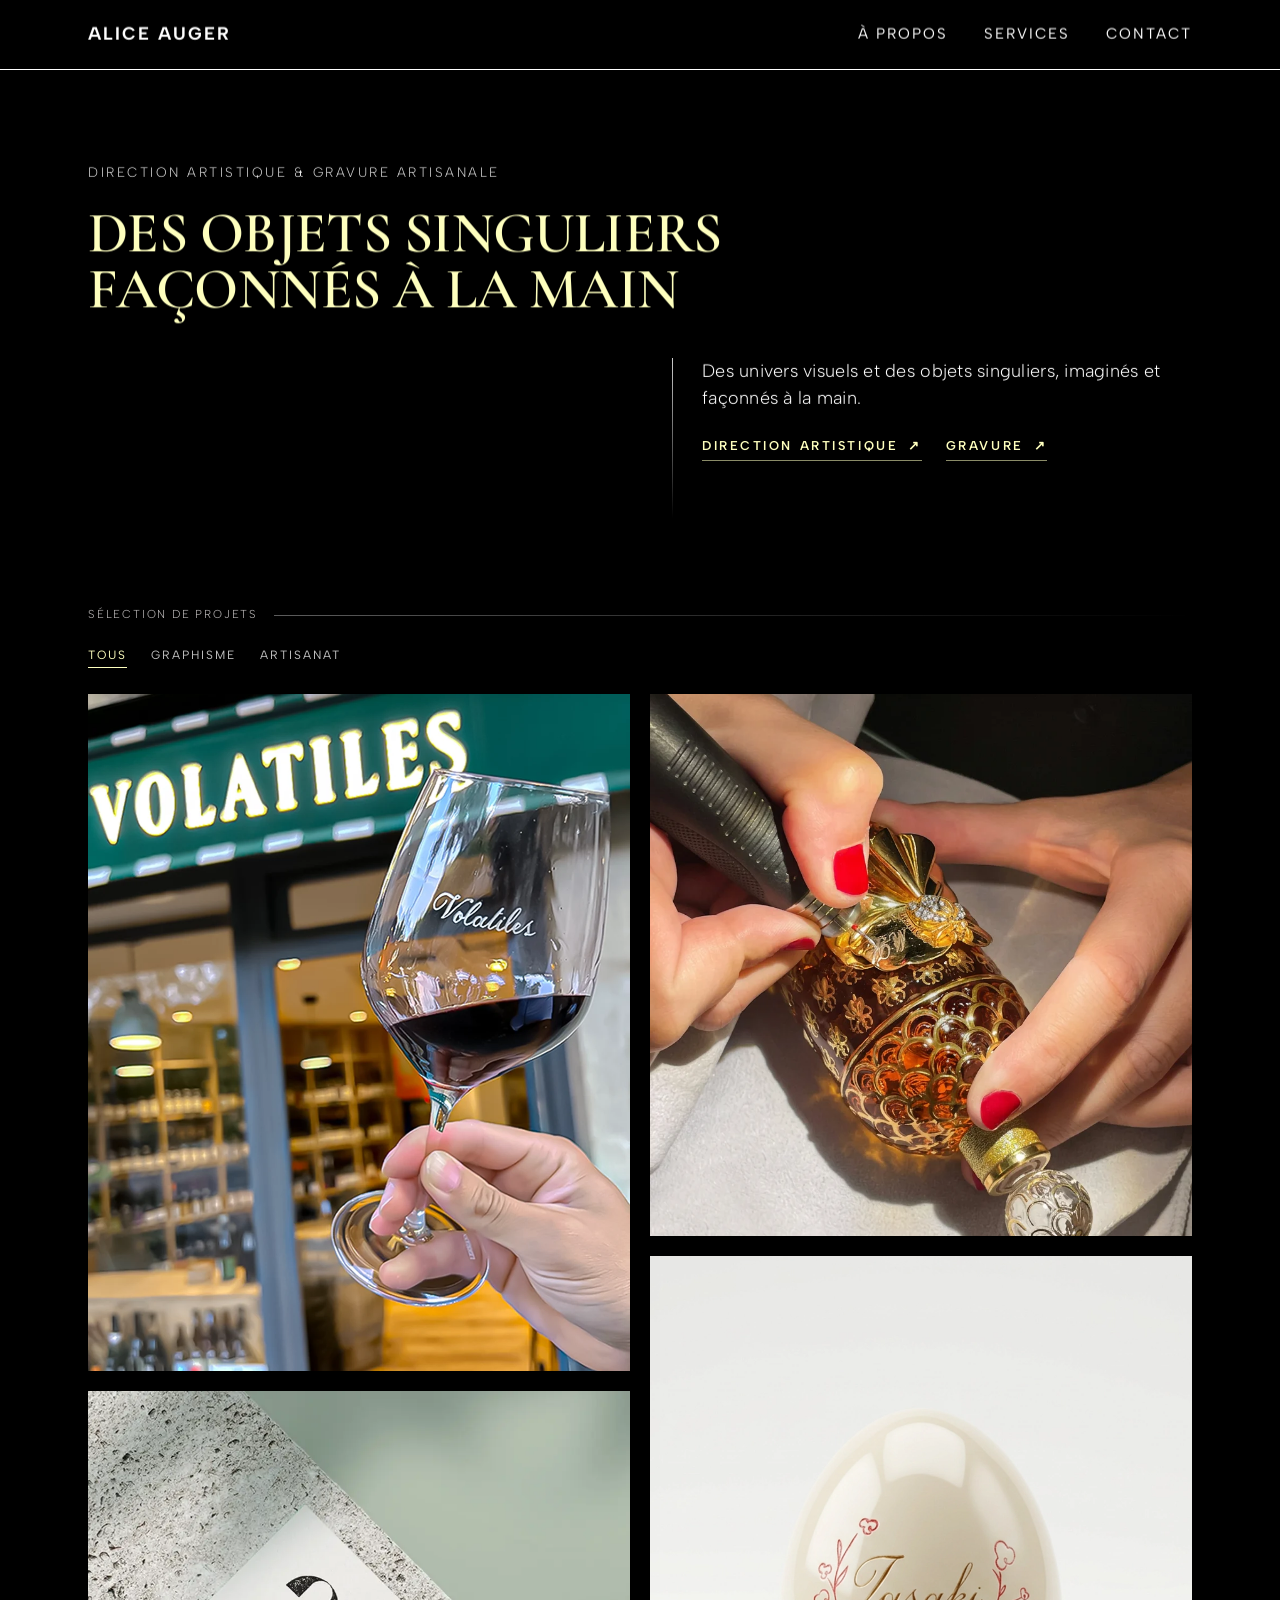
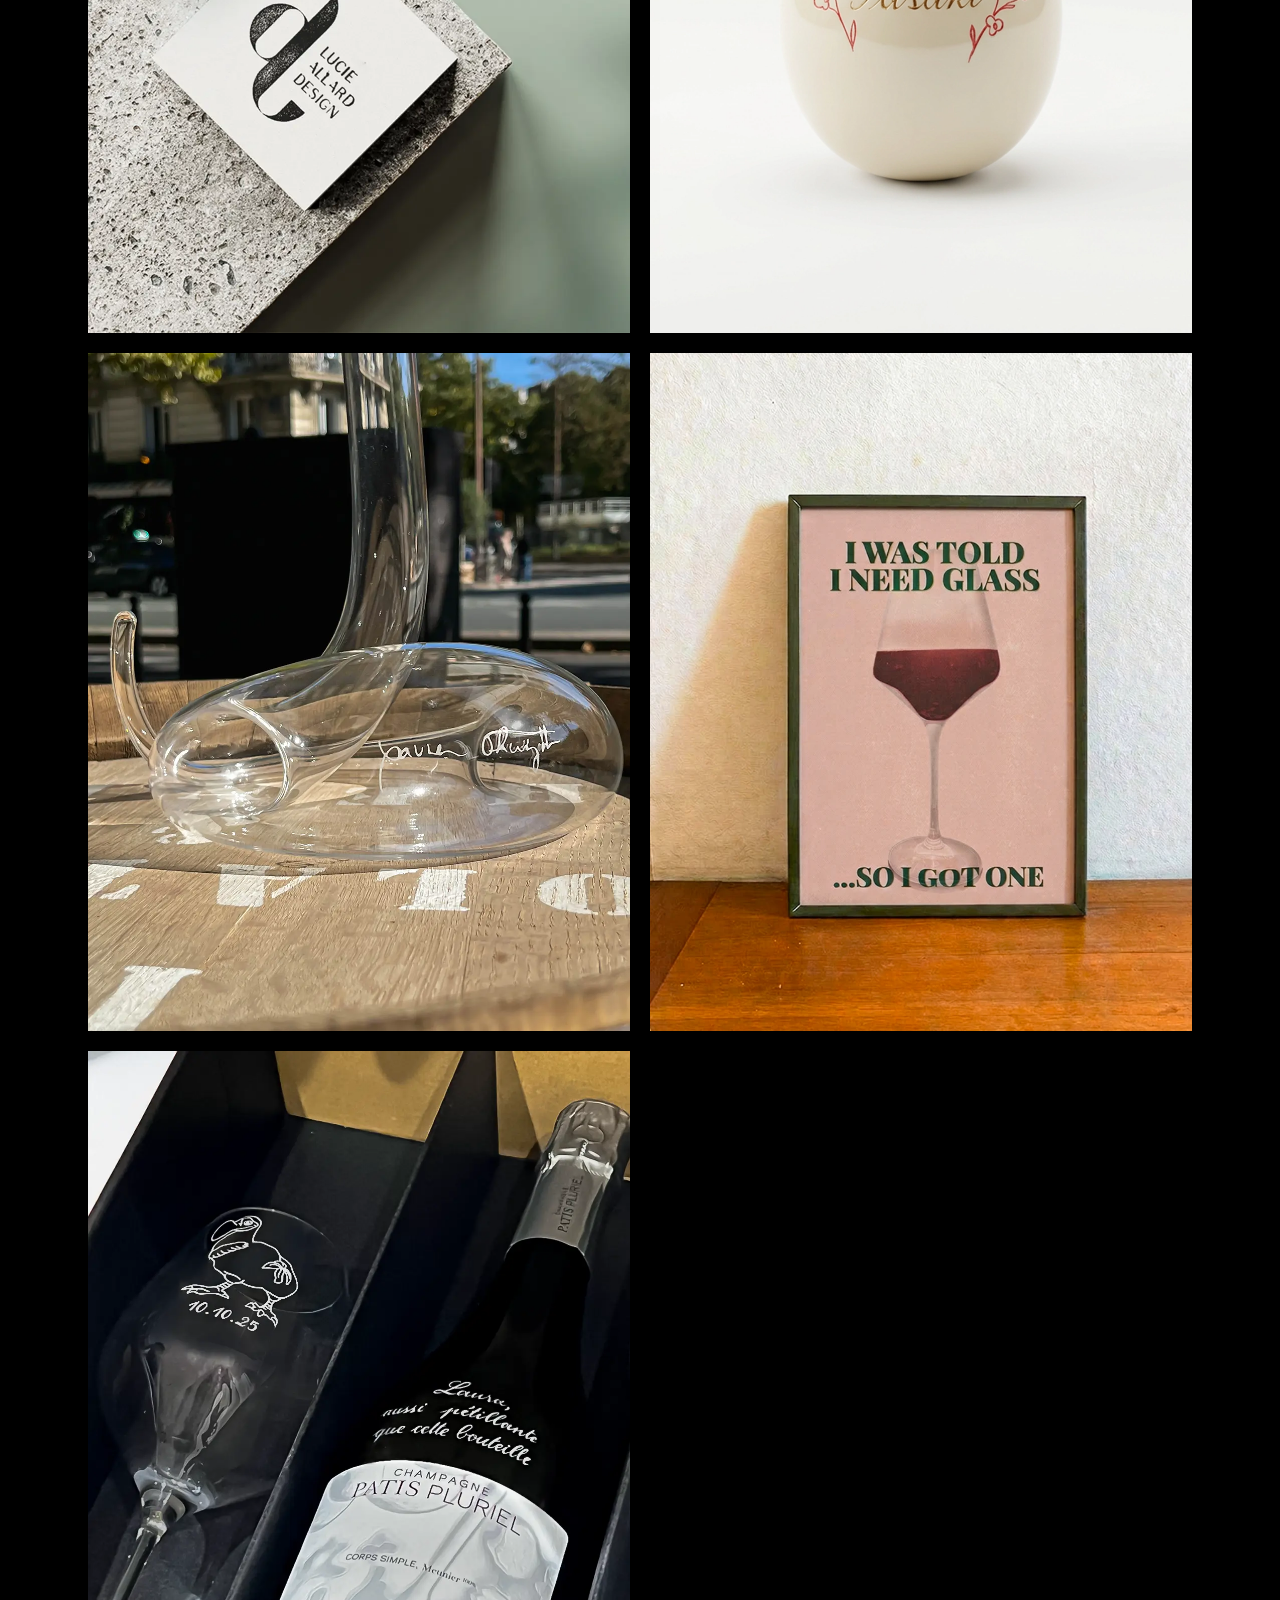
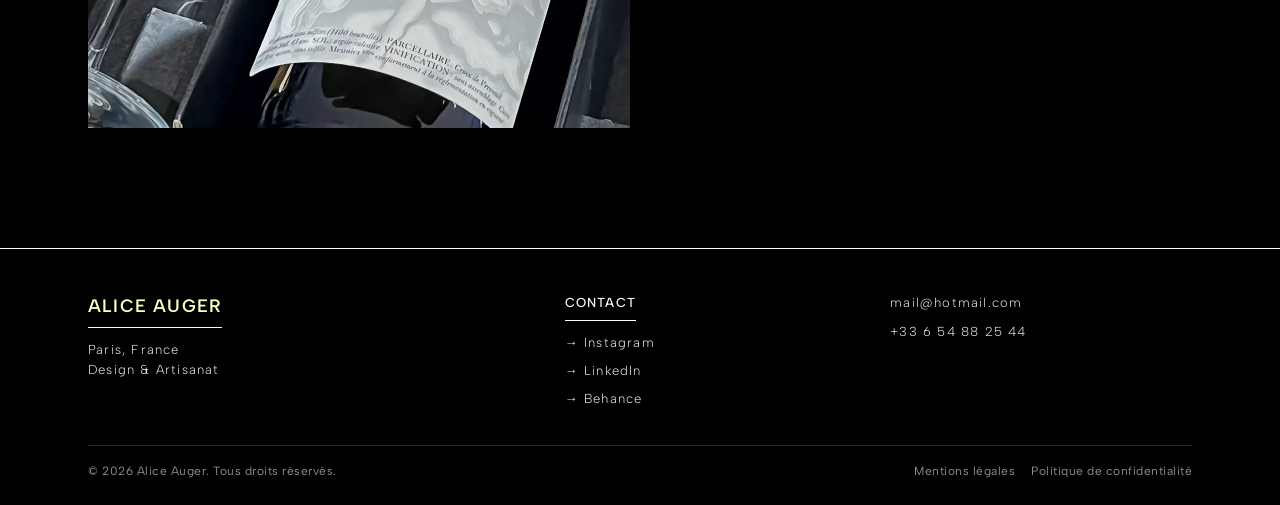
<file: index.html>
<!DOCTYPE html>
<html lang="fr">

<head>
    <!-- Métadonnées de la page -->
    <meta charset="UTF-8">
    <meta name="viewport" content="width=device-width, initial-scale=1.0">
    <title>Alice Auger | Portfolio</title>
    <meta name="description"
        content="Alice Auger, créatrice artisanale et directrice artistique à Paris : gravure sur verre sur mesure, animations en direct et création graphique.">
    <meta name="theme-color" content="#0a0a0a">

    <!-- Icônes du site -->
    <link rel="icon" href="image/favicon.svg" type="image/svg+xml">
    <link rel="icon" href="image/favicon-48.png" sizes="48x48" type="image/png">
    <link rel="apple-touch-icon" href="image/apple-touch-icon.png">

    <!-- Aperçu partagé sur les réseaux sociaux -->
    <meta property="og:type" content="website">
    <meta property="og:site_name" content="Alice Auger">
    <meta property="og:locale" content="fr_FR">
    <meta property="og:title" content="Alice Auger | Portfolio">
    <meta property="og:description"
        content="Alice Auger, créatrice artisanale et directrice artistique à Paris : gravure sur verre sur mesure, animations en direct et création graphique.">
    <meta property="og:image" content="https://augeralice.github.io/image/og-cover.jpg">
    <meta property="og:image:width" content="1200">
    <meta property="og:image:height" content="630">
    <meta property="og:image:alt" content="Alice Auger — Des objets singuliers façonnés à la main">
    <meta name="twitter:card" content="summary_large_image">

    <!-- Feuille de styles partagée avec les autres pages -->
    <!-- Mouvement : état posé avant le premier rendu (aucun flash).
         - intro-seen : on arrive depuis une autre page du site (et pas via un rechargement) :
           le header reste en place, il ne rejoue pas son wipe. À l'arrivée sur le site
           (lien externe, URL tapée, favori, rechargement), il joue son entrée complète.
         - is-transitioning : le navigateur joue une vraie transition entre pages, donc pas de calque noir. -->
    <script>
        (function () {
            var d = document.documentElement;
            try {
                var nav = performance.getEntriesByType('navigation')[0];
                var reloaded = nav && nav.type === 'reload';
                var fromSite = document.referrer.indexOf(location.origin + '/') === 0;
                if (fromSite && !reloaded) d.classList.add('intro-seen');
            } catch (e) { }
            addEventListener('pagereveal', function (e) {
                if (e.viewTransition) d.classList.add('is-transitioning');
            });
        })();
    </script>

    <link rel="stylesheet" href="./css/style.css">
</head>

<body>
    <!-- Accessibilité : lien visible au clavier pour aller directement au contenu -->
    <a href="#main-content" class="skip-link">Aller au contenu</a>

    <!-- Indicateur de progression du défilement -->
    <div class="progress-bar"></div>

    <!-- En-tête et navigation partagés -->
    <header>
        <div class="logo">
            <div class="reveal-mask">
                <a href="index.html" class="reveal-logo">
                    <span class="logo-name">ALICE AUGER</span>
                </a>
            </div>
        </div>

        <input type="checkbox" id="burger-check">
        <label for="burger-check" class="hamburger" aria-label="Ouvrir le menu" aria-expanded="false">
            <span class="bar"></span>
            <span class="bar"></span>
            <span class="bar"></span>
        </label>

        <nav aria-label="Navigation principale">
            <a href="apropos.html">À PROPOS</a>
            <a href="services.html">SERVICES</a>
            <a href="contact.html">CONTACT</a>
        </nav>
    </header>

    <main id="main-content">
        <!-- Présentation principale de l’activité -->
        <section class="hero">
            <div class="hero-subtitle">
                <span class="reveal-mask">
                    <span class="reveal-text">Direction artistique &amp; gravure artisanale</span>
                </span>
            </div>

            <h1 class="hero-title">
                <span class="reveal-mask">
                    <span class="reveal-text">Des objets singuliers
                        façonnés à la main</span>
                </span>
            </h1>

            <div class="hero-details">
                <!-- Colonne d’équilibre visuel utilisée sur grand écran -->
                <div class="hero-col-left"></div>
                <div class="hero-col-right">
                    <div class="divider-line2"></div>
                    <div class="reveal-mask">
                        <p class="reveal-text">
                            Des univers visuels et des objets singuliers, imaginés et façonnés à la main.
                        </p>
                    </div>
                    <div class="hero-actions">
                       
                         <nav class="services-summary-links" aria-label="Découvrir mes services">
                        <a href="services.html#service-direction">Direction artistique <span aria-hidden="true">↗</span></a>
                        <a href="services.html#service-gravure">Gravure <span aria-hidden="true">↗</span></a>
                    </nav>
                    </div>
                </div>
            </div>
        </section>

     

        <!-- Portfolio : les cartes sont injectées par script.js depuis js/data.js -->
        <section class="gallery">
            <div class="next-label portfolio-heading" id="portfolio">
                <h2 class="txt-label">Sélection de projets</h2>
                <div class="divider-line"></div>
            </div>

            <!-- Les boutons pilotent le filtre des cartes générées par JavaScript -->
            <div class="filter-nav">
                <button class="filter-btn active" data-filter="all" aria-pressed="true">Tous</button>
                <button class="filter-btn" data-filter="graphisme" aria-pressed="false">Graphisme</button>
                <button class="filter-btn" data-filter="artisanat" aria-pressed="false">Artisanat</button>
            </div>

            <div class="grid-layout"></div>
        </section>
    </main>

    <!-- Pied de page partagé -->
    <footer>
        <div class="footer-wrap">
            <div class="f-col">
                <div class="f-logo">ALICE AUGER</div>
                <p class="f-sub">Paris, France<br>Design & Artisanat</p>
            </div>
            <div class="f-col">
                <h2 class="f-title">CONTACT</h2>
                <a href="https://instagram.com" target="_blank" rel="noopener">→ Instagram</a>
                <a href="https://linkedin.com" target="_blank" rel="noopener">→ LinkedIn</a>
                <a href="https://behance.net" target="_blank" rel="noopener">→ Behance</a>
            </div>
            <div class="f-col1">
                <p>mail@hotmail.com</p>
                <p>+33 6 54 88 25 44</p>
            </div>
        </div>

        <div class="footer-legal">
            <p>&copy; 2026 Alice Auger. Tous droits réservés.</p>
            <div class="footer-legal-links">
                <a href="mentions-legales.html">Mentions légales</a>
                <a href="confidentialite.html">Politique de confidentialité</a>
            </div>
        </div>
    </footer>

    <!-- Données des projets puis comportements communs du site -->
    <script src="js/data.js"></script>
    <script src="js/script.js"></script>
</body>

</html>
</file>
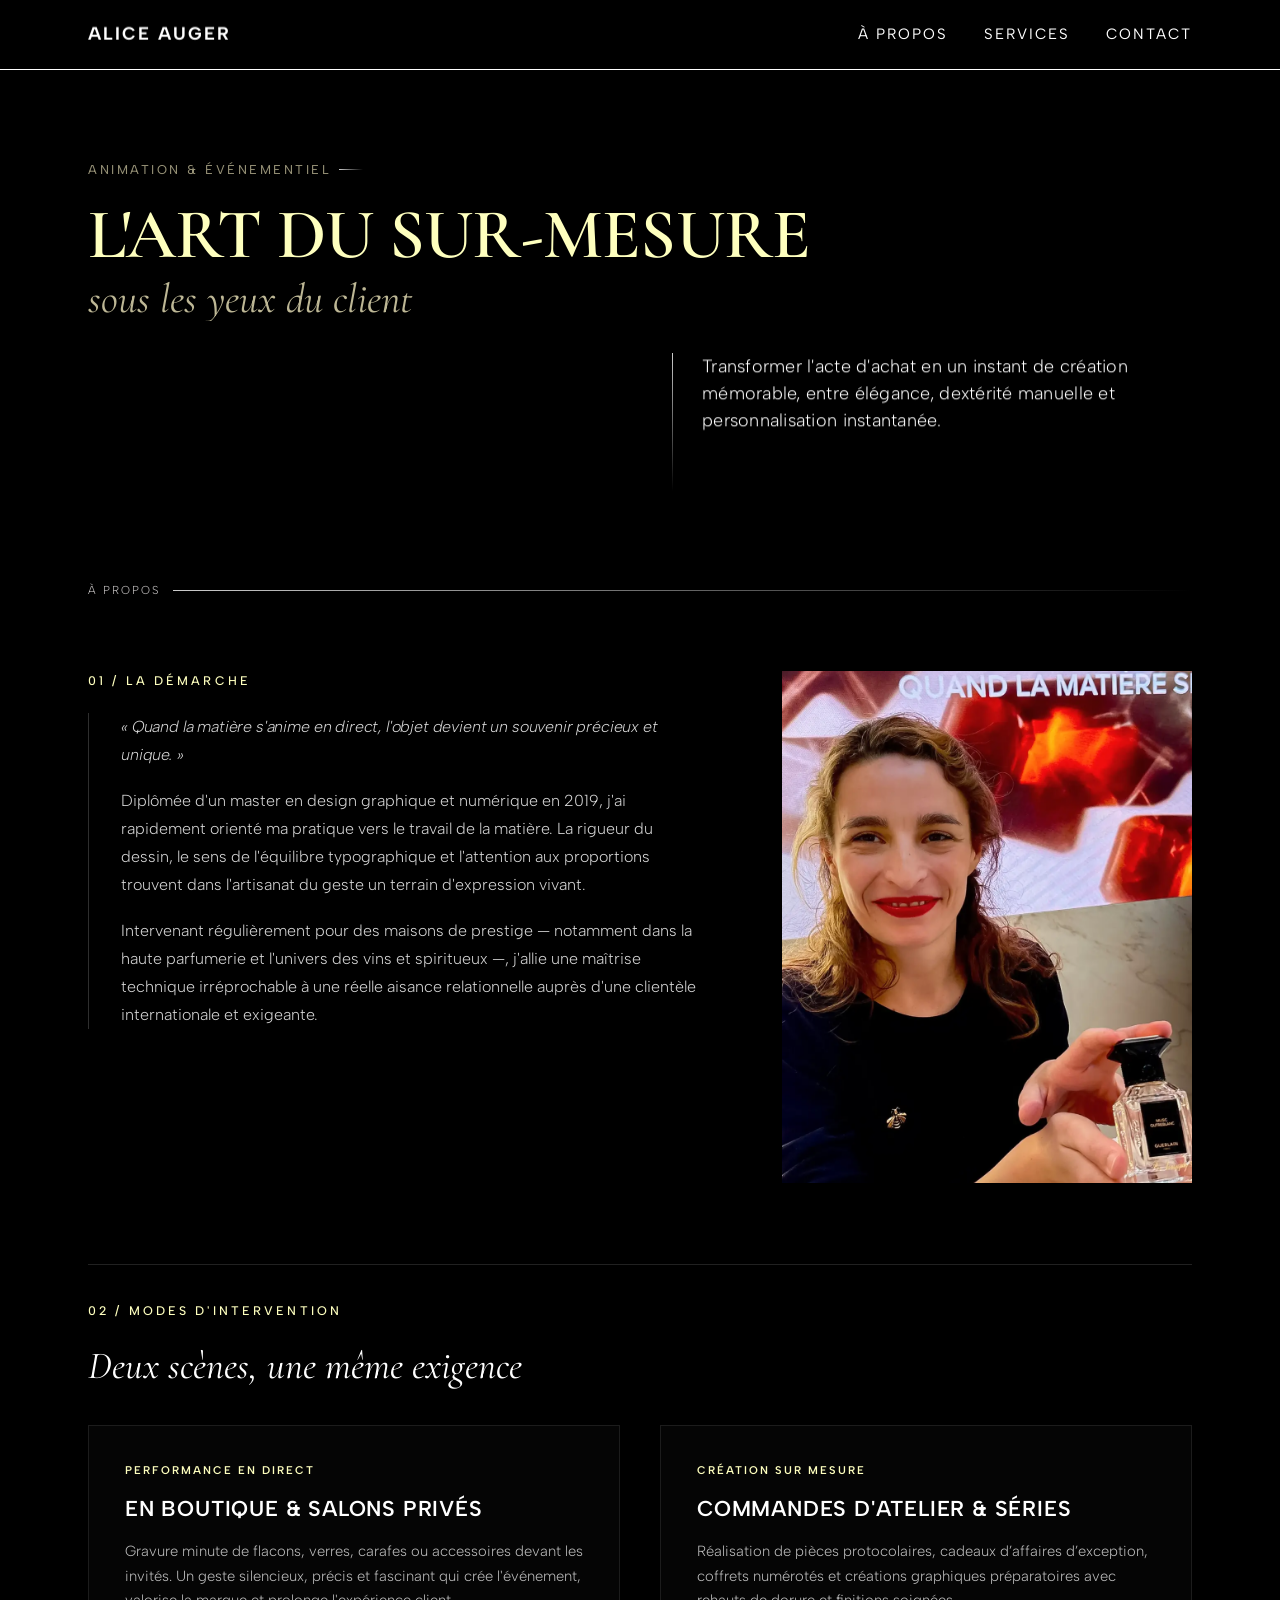
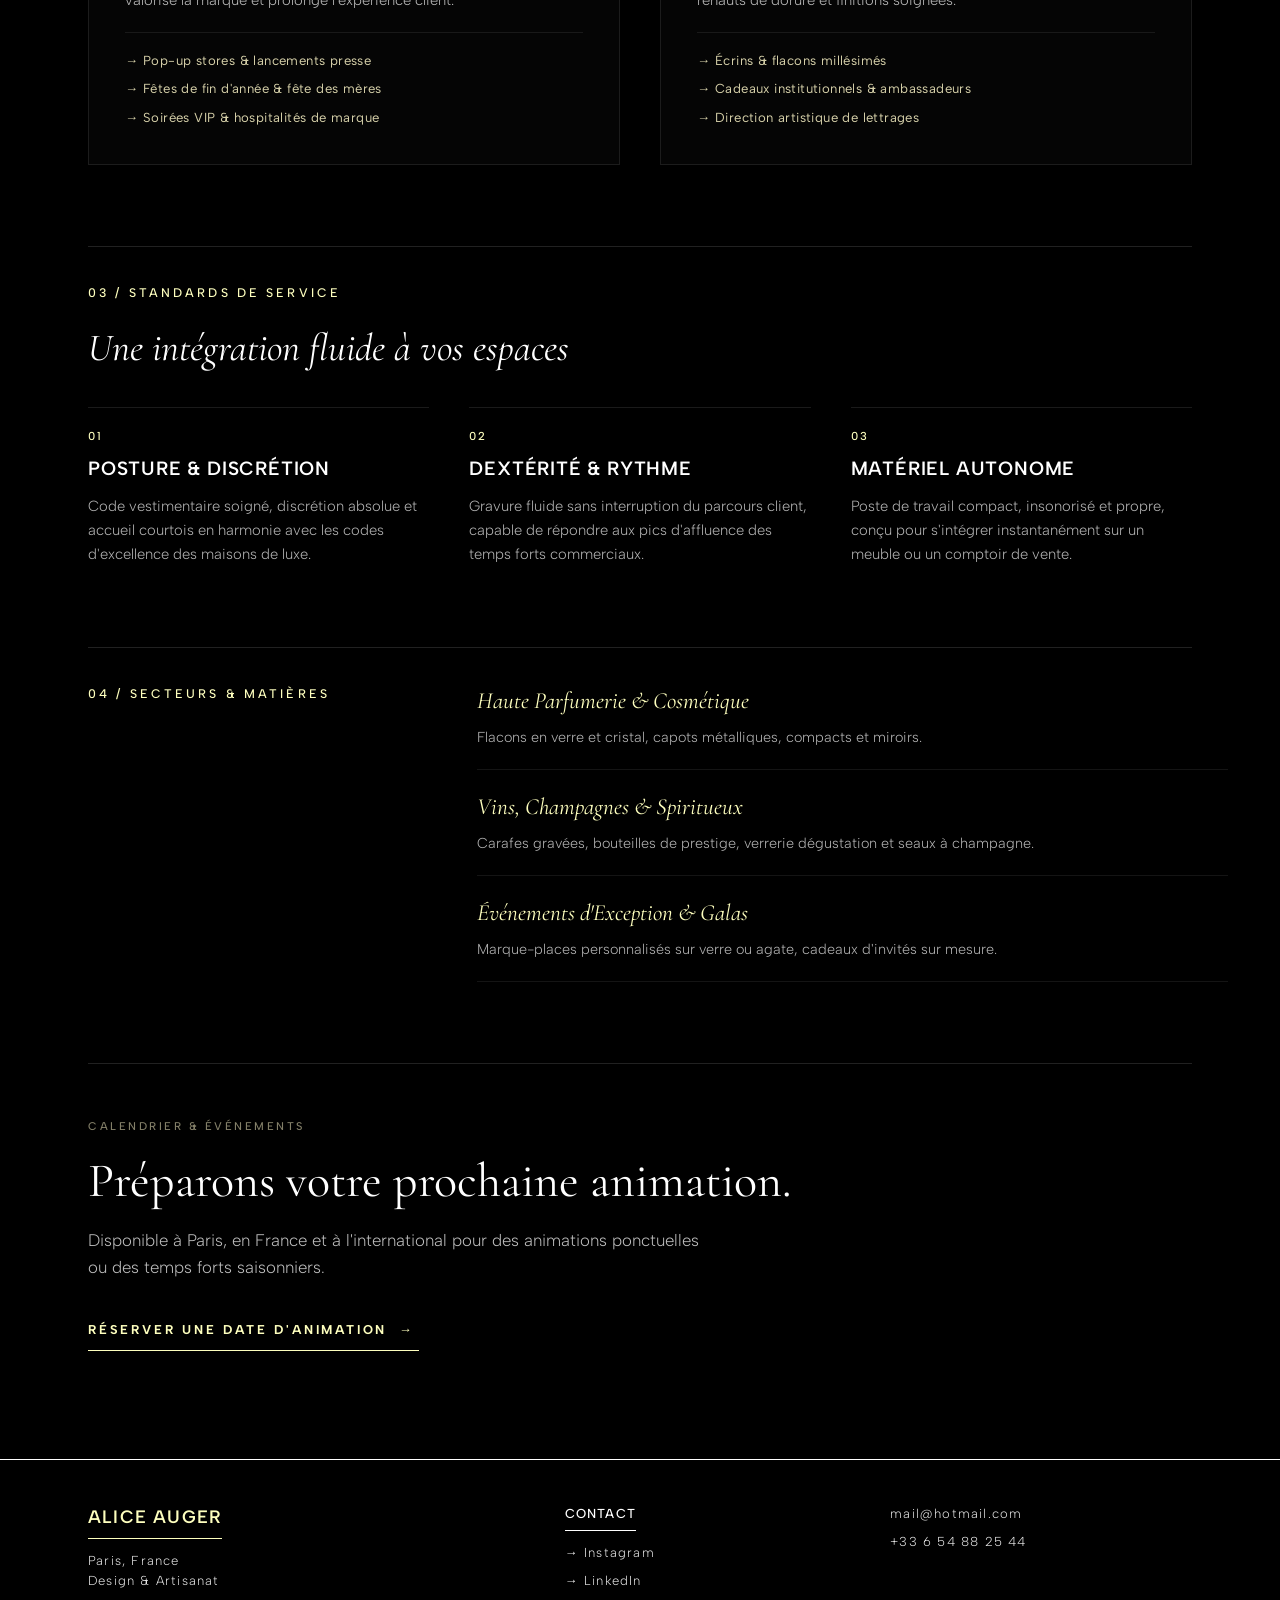
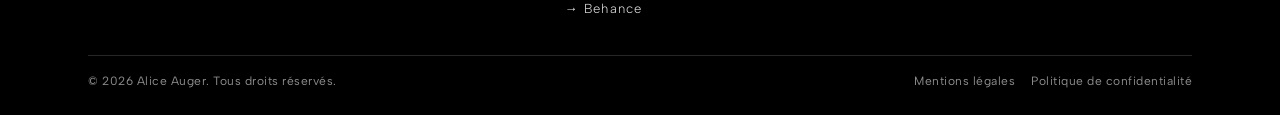
<file: apropos.html>
<!DOCTYPE html>
<html lang="fr">

<head>
    <meta charset="UTF-8">
    <meta name="viewport" content="width=device-width, initial-scale=1.0">
    <title>À propos | Alice Auger — Animations d'art & Personnalisation de prestige</title>
    <meta name="description" content="Artiste graveuse et designer, Alice Auger sublime les objets des plus belles maisons lors d'animations en boutique, lancements exclusifs et commandes sur mesure.">
    <meta name="theme-color" content="#0a0a0a">
    <link rel="icon" href="image/favicon.svg" type="image/svg+xml">
    <link rel="icon" href="image/favicon-48.png" sizes="48x48" type="image/png">
    <link rel="apple-touch-icon" href="image/apple-touch-icon.png">
    <!-- Aperçu au partage (Open Graph) -->
    <meta property="og:type" content="website">
    <meta property="og:site_name" content="Alice Auger">
    <meta property="og:locale" content="fr_FR">
    <meta property="og:title" content="À propos | Alice Auger — Animations d'art & Personnalisation de prestige">
    <meta property="og:description" content="Artiste graveuse et designer, Alice Auger sublime les objets des plus belles maisons lors d'animations en boutique, lancements exclusifs et commandes sur mesure.">
    <meta property="og:image" content="https://augeralice.github.io/image/og-cover.jpg">
    <meta property="og:image:width" content="1200">
    <meta property="og:image:height" content="630">
    <meta property="og:image:alt" content="Alice Auger — Gravure sur mesure et animations événementielles">
    <meta name="twitter:card" content="summary_large_image">
    <!-- Mouvement : état posé avant le premier rendu (aucun flash).
         - intro-seen : on arrive depuis une autre page du site (et pas via un rechargement) :
           le header reste en place, il ne rejoue pas son wipe. À l'arrivée sur le site
           (lien externe, URL tapée, favori, rechargement), il joue son entrée complète.
         - is-transitioning : le navigateur joue une vraie transition entre pages, donc pas de calque noir. -->
    <script>
        (function () {
            var d = document.documentElement;
            try {
                var nav = performance.getEntriesByType('navigation')[0];
                var reloaded = nav && nav.type === 'reload';
                var fromSite = document.referrer.indexOf(location.origin + '/') === 0;
                if (fromSite && !reloaded) d.classList.add('intro-seen');
            } catch (e) { }
            addEventListener('pagereveal', function (e) {
                if (e.viewTransition) d.classList.add('is-transitioning');
            });
        })();
    </script>
    <link rel="stylesheet" href="css/style.css">
    <link rel="stylesheet" href="css/apropos.css">
</head>

<body>
    <a href="#main-content" class="skip-link">Aller au contenu</a>
    <div class="progress-bar"></div>

    <header>
        <div class="logo">
            <div class="reveal-mask">
                <a href="index.html" class="reveal-logo">
                    <span class="logo-name">ALICE AUGER</span>
                </a>
            </div>
        </div>

        <input type="checkbox" id="burger-check">
        <label for="burger-check" class="hamburger" aria-label="Ouvrir le menu" aria-expanded="false">
            <span class="bar"></span>
            <span class="bar"></span>
            <span class="bar"></span>
        </label>

        <nav aria-label="Navigation principale">
            <a href="apropos.html">À PROPOS</a>
            <a href="services.html">SERVICES</a>
            <a href="contact.html">CONTACT</a>
        </nav>
    </header>

    <main id="main-content">

        <!-- ==================== HERO ==================== -->
        <section class="hero about-hero page-pad">
            <div class="about-title-area">
                <div class="about-title">
                    <div class="reveal-mask">
                        <div class="category about-category">
                            ANIMATION & ÉVÉNEMENTIEL <div class="divider-line3"></div>
                        </div>
                    </div>
                    <div class="reveal-mask">
                        <h1 class="about-name name-project reveal-text">
                            L'art du sur-mesure<br>
                            <span>sous les yeux du client</span>
                        </h1>
                    </div>
                </div>

                <div class="hero-details">
                    <div></div>
                    <div class="hero-col-right">
                        <div class="divider-line2"></div>
                        <div class="reveal-mask">
                            <p class="reveal-text">
                                Transformer l'acte d'achat en un instant de création mémorable, entre élégance, dextérité manuelle et personnalisation instantanée.
                            </p>
                        </div>
                    </div>
                </div>
            </div>

            <div class="next-label">
                <span class="txt-label">À PROPOS</span>
                <div class="divider-line"></div>
            </div>
        </section>

        <!-- ==================== SECTION 01 : RENCONTRE & DÉMARCHE ==================== -->
        <section class="about-content-section">
            <div class="about-grid">
                <div class="about-text-block reveal-up">
                    <h2 class="details-title">01 / LA DÉMARCHE</h2>
                    <div class="inner-text-content">
                        <p class="manifesto-lead">
                            « Quand la matière s'anime en direct, l'objet devient un souvenir précieux et unique. »
                        </p>
                        <p>
                            Diplômée d'un master en design graphique et numérique en 2019, j'ai rapidement orienté ma pratique vers le travail de la matière. La rigueur du dessin, le sens de l'équilibre typographique et l'attention aux proportions trouvent dans l'artisanat du geste un terrain d'expression vivant.
                        </p>
                        <p>
                            Intervenant régulièrement pour des maisons de prestige — notamment dans la haute parfumerie et l'univers des vins et spiritueux —, j'allie une maîtrise technique irréprochable à une réelle aisance relationnelle auprès d'une clientèle internationale et exigeante.
                        </p>
                    </div>
                </div>

                <div class="about-image-block reveal-up">
                    <img src="image/nav/glh-1.webp" alt="Alice Auger lors d'une animation flacon Guerlain">
                </div>
            </div>
        </section>

        <!-- ==================== SECTION 02 : DEUX TEMPS DE CRÉATION ==================== -->
        <section class="about-formats-section reveal-up">
            <div class="formats-header">
                <span class="details-title">02 / MODES D'INTERVENTION</span>
                <h2 class="formats-title">Deux scènes, une même exigence</h2>
            </div>

            <div class="formats-grid">
                <!-- Format A : En boutique -->
                <div class="format-card">
                    <p class="format-tag">PERFORMANCE EN DIRECT</p>
                    <h3 class="format-name">En boutique & salons privés</h3>
                    <p class="format-text">
                        Gravure minute de flacons, verres, carafes ou accessoires devant les invités. Un geste silencieux, précis et fascinant qui crée l'événement, valorise la marque et prolonge l'expérience client.
                    </p>
                    <ul class="format-features">
                        <li>→ Pop-up stores & lancements presse</li>
                        <li>→ Fêtes de fin d'année & fête des mères</li>
                        <li>→ Soirées VIP & hospitalités de marque</li>
                    </ul>
                </div>

                <!-- Format B : En atelier -->
                <div class="format-card">
                    <p class="format-tag">CRÉATION SUR MESURE</p>
                    <h3 class="format-name">Commandes d'atelier & séries</h3>
                    <p class="format-text">
                        Réalisation de pièces protocolaires, cadeaux d’affaires d’exception, coffrets numérotés et créations graphiques préparatoires avec rehauts de dorure et finitions soignées.
                    </p>
                    <ul class="format-features">
                        <li>→ Écrins & flacons millésimés</li>
                        <li>→ Cadeaux institutionnels & ambassadeurs</li>
                        <li>→ Direction artistique de lettrages</li>
                    </ul>
                </div>
            </div>
        </section>

        <!-- ==================== SECTION 03 : STANDARDS DU LUXE ==================== -->
        <section class="about-pillars-section reveal-up">
            <div class="pillars-header">
                <span class="details-title">03 / STANDARDS DE SERVICE</span>
                <h2 class="pillars-title">Une intégration fluide à vos espaces</h2>
            </div>

            <div class="pillars-grid">
                <div class="pillar-card">
                    <p class="pillar-number">01</p>
                    <h3 class="pillar-name">Posture & Discrétion</h3>
                    <p class="pillar-desc">
                        Code vestimentaire soigné, discrétion absolue et accueil courtois en harmonie avec les codes d'excellence des maisons de luxe.
                    </p>
                </div>

                <div class="pillar-card">
                    <p class="pillar-number">02</p>
                    <h3 class="pillar-name">Dextérité & Rythme</h3>
                    <p class="pillar-desc">
                        Gravure fluide sans interruption du parcours client, capable de répondre aux pics d'affluence des temps forts commerciaux.
                    </p>
                </div>

                <div class="pillar-card">
                    <p class="pillar-number">03</p>
                    <h3 class="pillar-name">Matériel autonome</h3>
                    <p class="pillar-desc">
                        Poste de travail compact, insonorisé et propre, conçu pour s'intégrer instantanément sur un meuble ou un comptoir de vente.
                    </p>
                </div>
            </div>
        </section>

        <!-- ==================== SECTION 04 : UNIVERS D'INTERVENTION ==================== -->
        <section class="about-realms-section reveal-up">
            <div class="realms-grid">
                <div class="realms-label">
                    <span class="details-title">04 / SECTEURS & MATIÈRES</span>
                </div>
                <div class="realms-list">
                    <div class="realm-item">
                        <span class="realm-role">Haute Parfumerie & Cosmétique</span>
                        <span class="realm-desc">Flacons en verre et cristal, capots métalliques, compacts et miroirs.</span>
                    </div>
                    <div class="realm-item">
                        <span class="realm-role">Vins, Champagnes & Spiritueux</span>
                        <span class="realm-desc">Carafes gravées, bouteilles de prestige, verrerie dégustation et seaux à champagne.</span>
                    </div>
                    <div class="realm-item">
                        <span class="realm-role">Événements d'Exception & Galas</span>
                        <span class="realm-desc">Marque-places personnalisés sur verre ou agate, cadeaux d'invités sur mesure.</span>
                    </div>
                </div>
            </div>
        </section>

        <!-- ==================== SECTION 05 : CTA ÉVÉNEMENTIEL ==================== -->
        <section class="about-cta-section reveal-up">
            <div class="cta-inner">
                <p class="cta-eyebrow">CALENDRIER & ÉVÉNEMENTS</p>
                <h2 class="cta-title">Préparons votre prochaine animation.</h2>
                <p class="cta-subtitle">
                    Disponible à Paris, en France et à l'international pour des animations ponctuelles ou des temps forts saisonniers.
                </p>
                <a href="contact.html" class="cta-link">
                    <span>Réserver une date d'animation</span>
                    <span class="cta-arrow">→</span>
                </a>
            </div>
        </section>

    </main>

    <footer>
        <div class="footer-wrap">
            <div class="f-col">
                <div class="f-logo">ALICE AUGER</div>
                <p class="f-sub">Paris, France<br>Design & Artisanat</p>
            </div>
            <div class="f-col">
                <h2 class="f-title">CONTACT</h2>
                <a href="#">→ Instagram</a>
                <a href="#">→ LinkedIn</a>
                <a href="#">→ Behance</a>
            </div>
            <div class="f-col1">
                <p>mail@hotmail.com</p>
                <p>+33 6 54 88 25 44</p>
            </div>
        </div>
        <div class="footer-legal">
            <p>&copy; 2026 Alice Auger. Tous droits réservés.</p>
            <div class="footer-legal-links">
                <a href="mentions-legales.html">Mentions légales</a>
                <a href="confidentialite.html">Politique de confidentialité</a>
            </div>
        </div>
    </footer>

    <script src="js/script.js"></script>
</body>

</html>
</file>
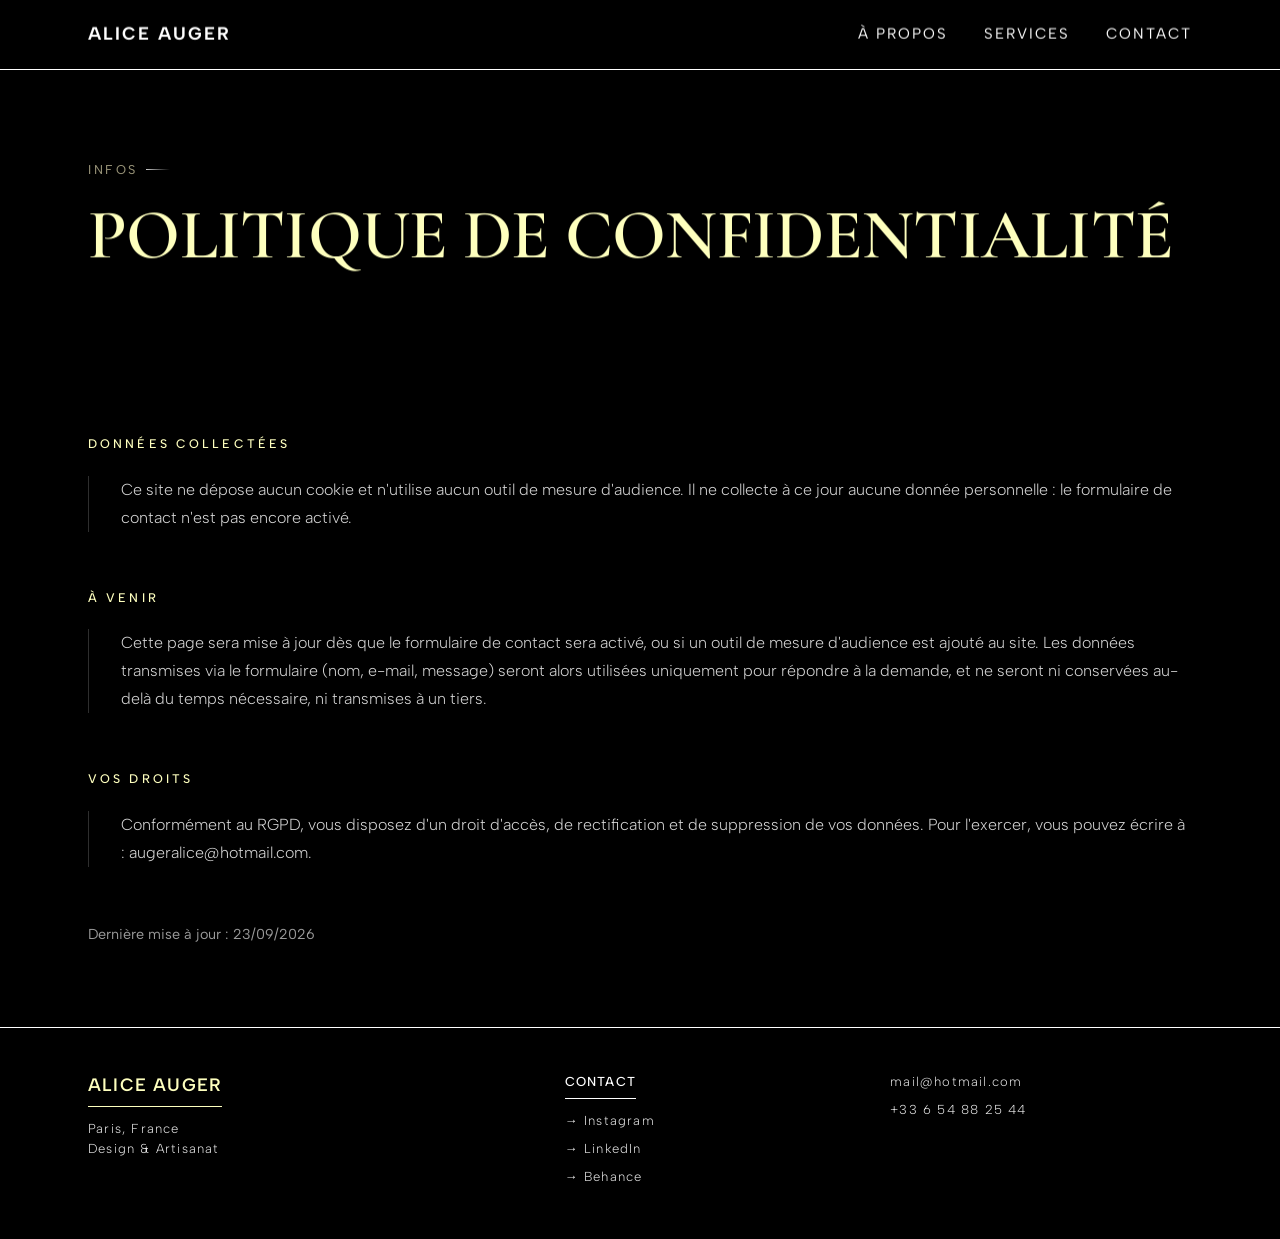
<file: confidentialite.html>
<!DOCTYPE html>
<html lang="fr">

<head>
    <meta charset="UTF-8">
    <meta name="viewport" content="width=device-width, initial-scale=1.0">
    <title>Politique de confidentialité | Alice Auger</title>
    <meta name="description" content="Politique de confidentialité du site d'Alice Auger : données collectées et droits RGPD.">
    <meta name="theme-color" content="#0a0a0a">
    <link rel="icon" href="image/favicon.svg" type="image/svg+xml">
    <link rel="icon" href="image/favicon-48.png" sizes="48x48" type="image/png">
    <link rel="apple-touch-icon" href="image/apple-touch-icon.png">
    <meta name="robots" content="noindex">
    <link rel="stylesheet" href="css/style.css">
    <link rel="stylesheet" href="css/apropos.css">
</head>

<body>
    <a href="#main-content" class="skip-link">Aller au contenu</a>
    <div class="progress-bar"></div>
    <header>
        <div class="logo">
            <div class="reveal-mask">
                <a href="index.html" class="reveal-logo">
                    <span class="logo-name">ALICE AUGER</span>
                </a>
            </div>
        </div>

        <input type="checkbox" id="burger-check">
        <label for="burger-check" class="hamburger" aria-label="Ouvrir le menu" aria-expanded="false">
            <span class="bar"></span>
            <span class="bar"></span>
            <span class="bar"></span>
        </label>

        <nav aria-label="Navigation principale">
            <a href="apropos.html">À PROPOS</a>
            <a href="services.html">SERVICES</a>
            <a href="contact.html">CONTACT</a>
        </nav>
    </header>

    <main id="main-content">
        <section class="hero about-hero page-pad">
            <div class="about-title-area">
                <div class="about-title">
                    <div class="reveal-mask">
                        <div class="category about-category">
                            INFOS <div class="divider-line3"></div>
                        </div>
                    </div>
                    <div class="reveal-mask">
                        <h1 class="about-name name-project reveal-text">
                            Politique de confidentialité
                        </h1>
                    </div>
                </div>
            </div>
        </section>

        <section class="about-content-section">
            <div class="about-grid legal-grid">
                <div class="about-text-block legal-text-block">

                    <h2 class="details-title">Données collectées</h2>
                    <div class="inner-text-content">
                        <p>
                            Ce site ne dépose aucun cookie et n'utilise aucun outil de mesure d'audience.
                            Il ne collecte à ce jour aucune donnée personnelle : le formulaire de contact
                            n'est pas encore activé.
                        </p>
                    </div>

                    <h2 class="details-title">À venir</h2>
                    <div class="inner-text-content">
                        <p>
                            Cette page sera mise à jour dès que le formulaire de contact sera activé, ou si
                            un outil de mesure d'audience est ajouté au site. Les données transmises via le
                            formulaire (nom, e-mail, message) seront alors utilisées uniquement pour répondre
                            à la demande, et ne seront ni conservées au-delà du temps nécessaire, ni transmises
                            à un tiers.
                        </p>
                    </div>

                    <h2 class="details-title">Vos droits</h2>
                    <div class="inner-text-content">
                        <p>
                            Conformément au RGPD, vous disposez d'un droit d'accès, de rectification et de
                            suppression de vos données. Pour l'exercer, vous pouvez écrire à :
                            augeralice@hotmail.com.
                        </p>
                    </div>

                    <p class="legal-updated">Dernière mise à jour : 23/09/2026</p>

                </div>
            </div>
        </section>

    </main>
    <footer>
        <div class="footer-wrap">
            <div class="f-col">
                <div class="f-logo">ALICE AUGER</div>
                <p class="f-sub">Paris, France<br>Design & Artisanat</p>
            </div>
            <div class="f-col ">
                <h2 class="f-title">CONTACT</h2>
                <a href="#">→ Instagram</a>
                <a href="#">→ LinkedIn</a>
                <a href="#">→ Behance</a>
            </div>
            <div class="f-col1">
                <p>mail@hotmail.com</p>
                <p>+33 6 54 88 25 44</p>
            </div>
        </div>
    </footer>
    <script src="js/script.js"></script>

</body>

</html>
</file>
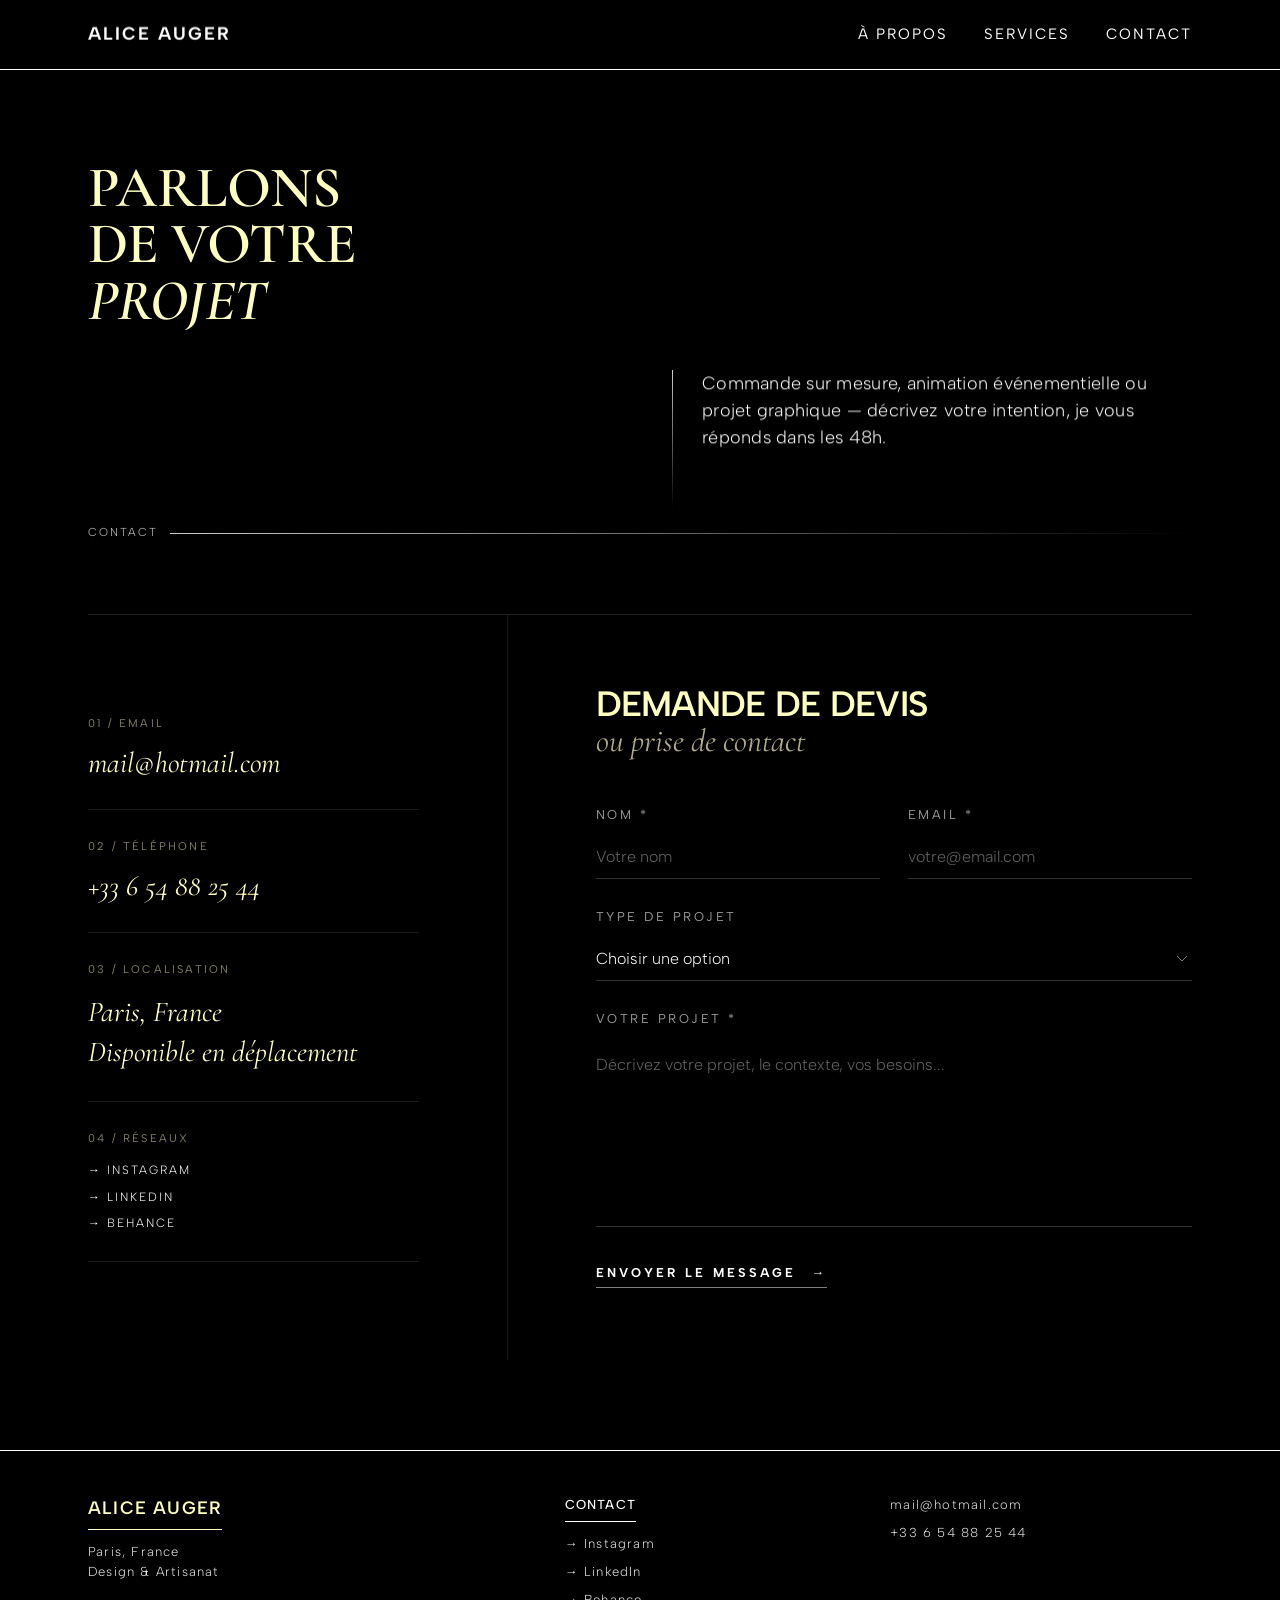
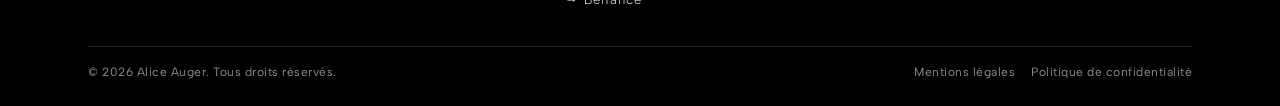
<file: contact.html>
<!DOCTYPE html>
<html lang="fr">

<head>
    <meta charset="UTF-8">
    <meta name="viewport" content="width=device-width, initial-scale=1.0">
    <title>Contact | Alice Auger</title>
    <meta name="description" content="Une commande sur mesure, une animation événementielle ou un projet graphique ? Décrivez votre projet à Alice Auger, réponse sous 48 h.">
    <meta name="theme-color" content="#0a0a0a">
    <link rel="icon" href="image/favicon.svg" type="image/svg+xml">
    <link rel="icon" href="image/favicon-48.png" sizes="48x48" type="image/png">
    <link rel="apple-touch-icon" href="image/apple-touch-icon.png">
    <!-- Aperçu au partage (Open Graph). ⚠️ og:image doit rester une URL absolue : à mettre à jour si le domaine change. -->
    <meta property="og:type" content="website">
    <meta property="og:site_name" content="Alice Auger">
    <meta property="og:locale" content="fr_FR">
    <meta property="og:title" content="Contact | Alice Auger">
    <meta property="og:description" content="Une commande sur mesure, une animation événementielle ou un projet graphique ? Décrivez votre projet à Alice Auger, réponse sous 48 h.">
    <meta property="og:image" content="https://augeralice.github.io/image/og-cover.jpg">
    <meta property="og:image:width" content="1200">
    <meta property="og:image:height" content="630">
    <meta property="og:image:alt" content="Alice Auger — Des objets singuliers façonnés à la main">
    <meta name="twitter:card" content="summary_large_image">
    <!-- Mouvement : état posé avant le premier rendu (aucun flash).
         - intro-seen : on arrive depuis une autre page du site (et pas via un rechargement) :
           le header reste en place, il ne rejoue pas son wipe. À l'arrivée sur le site
           (lien externe, URL tapée, favori, rechargement), il joue son entrée complète.
         - is-transitioning : le navigateur joue une vraie transition entre pages, donc pas de calque noir. -->
    <script>
        (function () {
            var d = document.documentElement;
            try {
                var nav = performance.getEntriesByType('navigation')[0];
                var reloaded = nav && nav.type === 'reload';
                var fromSite = document.referrer.indexOf(location.origin + '/') === 0;
                if (fromSite && !reloaded) d.classList.add('intro-seen');
            } catch (e) { }
            addEventListener('pagereveal', function (e) {
                if (e.viewTransition) d.classList.add('is-transitioning');
            });
        })();
    </script>
<link rel="stylesheet" href="css/style.css">
<link rel="stylesheet" href="css/services.css">
<link rel="stylesheet" href="css/contact.css">

  
</head>

<body>
    <a href="#main-content" class="skip-link">Aller au contenu</a>
    <div class="progress-bar"></div>
    <header>
        <div class="logo">
            <div class="reveal-mask">
                <a href="index.html" class="reveal-logo">
                    <span class="logo-name">ALICE AUGER</span>

                </a>
            </div>
        </div>

        <input type="checkbox" id="burger-check">
        <label for="burger-check" class="hamburger" aria-label="Ouvrir le menu" aria-expanded="false">
            <span class="bar"></span>
            <span class="bar"></span>
            <span class="bar"></span>
        </label>

        <nav aria-label="Navigation principale">
            <a href="apropos.html">À PROPOS</a>
            <a href="services.html">SERVICES</a>
            <a href="contact.html">CONTACT</a>
        </nav>
    </header>
    <main id="main-content">

        <section class="hero">
            <h1 class="hero-title">
                <span class="reveal-mask">
                    <span class="reveal-text">
                        Parlons<br>
                        de votre<br>
                        <span>projet</span>
                    </span>
                </span>
            </h1>

            <div class="hero-details">
                <div></div>
                <div class="hero-col-right">
                    <div class="divider-line2"></div>
                    <div class="reveal-mask">
                        <p class="reveal-text">
                            Commande sur mesure, animation événementielle
                            ou projet graphique — décrivez votre intention,
                            je vous réponds dans les 48h.
                        </p>
                    </div>
                </div>
            </div>

            <div class="next-label">
                <span class="txt-label">CONTACT</span>
                <div class="divider-line"></div>
            </div>
        </section>

        <section class="contact-section">

            <div class="contact-grid">

                <!-- COLONNE GAUCHE : infos -->
                <div class="contact-info reveal-up">

                    <div class="contact-block">
                        <p class="contact-eyebrow">01 / Email</p>
                        <a href="mailto:mail@hotmail.com" class="contact-link">mail@hotmail.com</a>
                    </div>

                    <div class="contact-block">
                        <p class="contact-eyebrow">02 / Téléphone</p>
                        <a href="tel:+33654882544" class="contact-link">+33 6 54 88 25 44</a>
                    </div>

                    <div class="contact-block">
                        <p class="contact-eyebrow">03 / Localisation</p>
                        <p class="contact-text">Paris, France<br>Disponible en déplacement</p>
                    </div>

                    <div class="contact-block">
                        <p class="contact-eyebrow">04 / Réseaux</p>
                        <div class="contact-socials">
                            <a href="#" class="contact-social-link">→ Instagram</a>
                            <a href="#" class="contact-social-link">→ LinkedIn</a>
                            <a href="#" class="contact-social-link">→ Behance</a>
                        </div>
                    </div>

                </div>

                <!-- COLONNE DROITE : formulaire -->
                <div class="contact-form-wrap reveal-up">
                    <h2 class="contact-form-title">Demande de devis<br><span>ou prise de contact</span></h2>

                    <form class="contact-form" action="#" method="POST">

                        <div class="form-row">
                            <div class="form-field">
                                <label for="nom">Nom *</label>
                                <input type="text" id="nom" name="nom" placeholder="Votre nom" autocomplete="name" required>
                            </div>
                            <div class="form-field">
                                <label for="email">Email *</label>
                                <input type="email" id="email" name="email" placeholder="votre@email.com" autocomplete="email" required>
                            </div>
                        </div>

                        <div class="form-field">
                            <label for="sujet">Type de projet</label>
                            <select id="sujet" name="sujet">
                                <option value="" disabled selected>Choisir une option</option>
                                <option value="commande">Gravure sur mesure — commande</option>
                                <option value="animation">Animation événementielle / boutique</option>
                                <option value="creation">Création graphique & identité visuelle</option>
                                <option value="autre">Autre</option>
                            </select>
                        </div>

                        <div class="form-field">
                            <label for="message">Votre projet *</label>
                            <textarea id="message" name="message" rows="6"
                                placeholder="Décrivez votre projet, le contexte, vos besoins..." required></textarea>
                        </div>

                        <button type="submit" class="form-submit">
                            <span>Envoyer le message</span>
                            <span class="submit-arrow">→</span>
                        </button>

                    </form>
                </div>

            </div>

        </section>

    </main>

    <footer>
        <div class="footer-wrap">
            <div class="f-col">
                <div class="f-logo">ALICE AUGER</div>
                <p class="f-sub">Paris, France<br>Design & Artisanat</p>
            </div>

            <div class="f-col">
                <h2 class="f-title">CONTACT</h2>
                <a href="#">→ Instagram</a>
                <a href="#">→ LinkedIn</a>
                <a href="#">→ Behance</a>
            </div>

            <div class="f-col1">
                <p>mail@hotmail.com</p>
                <p>+33 6 54 88 25 44</p>
            </div>
        </div>
        <div class="footer-legal">
            <p>&copy; 2026 Alice Auger. Tous droits réservés.</p>
            <div class="footer-legal-links">
                <a href="mentions-legales.html">Mentions légales</a>
                <a href="confidentialite.html">Politique de confidentialité</a>
            </div>
        </div>
    </footer>

    <script src="js/script.js"></script>
</body>

</html>
</file>
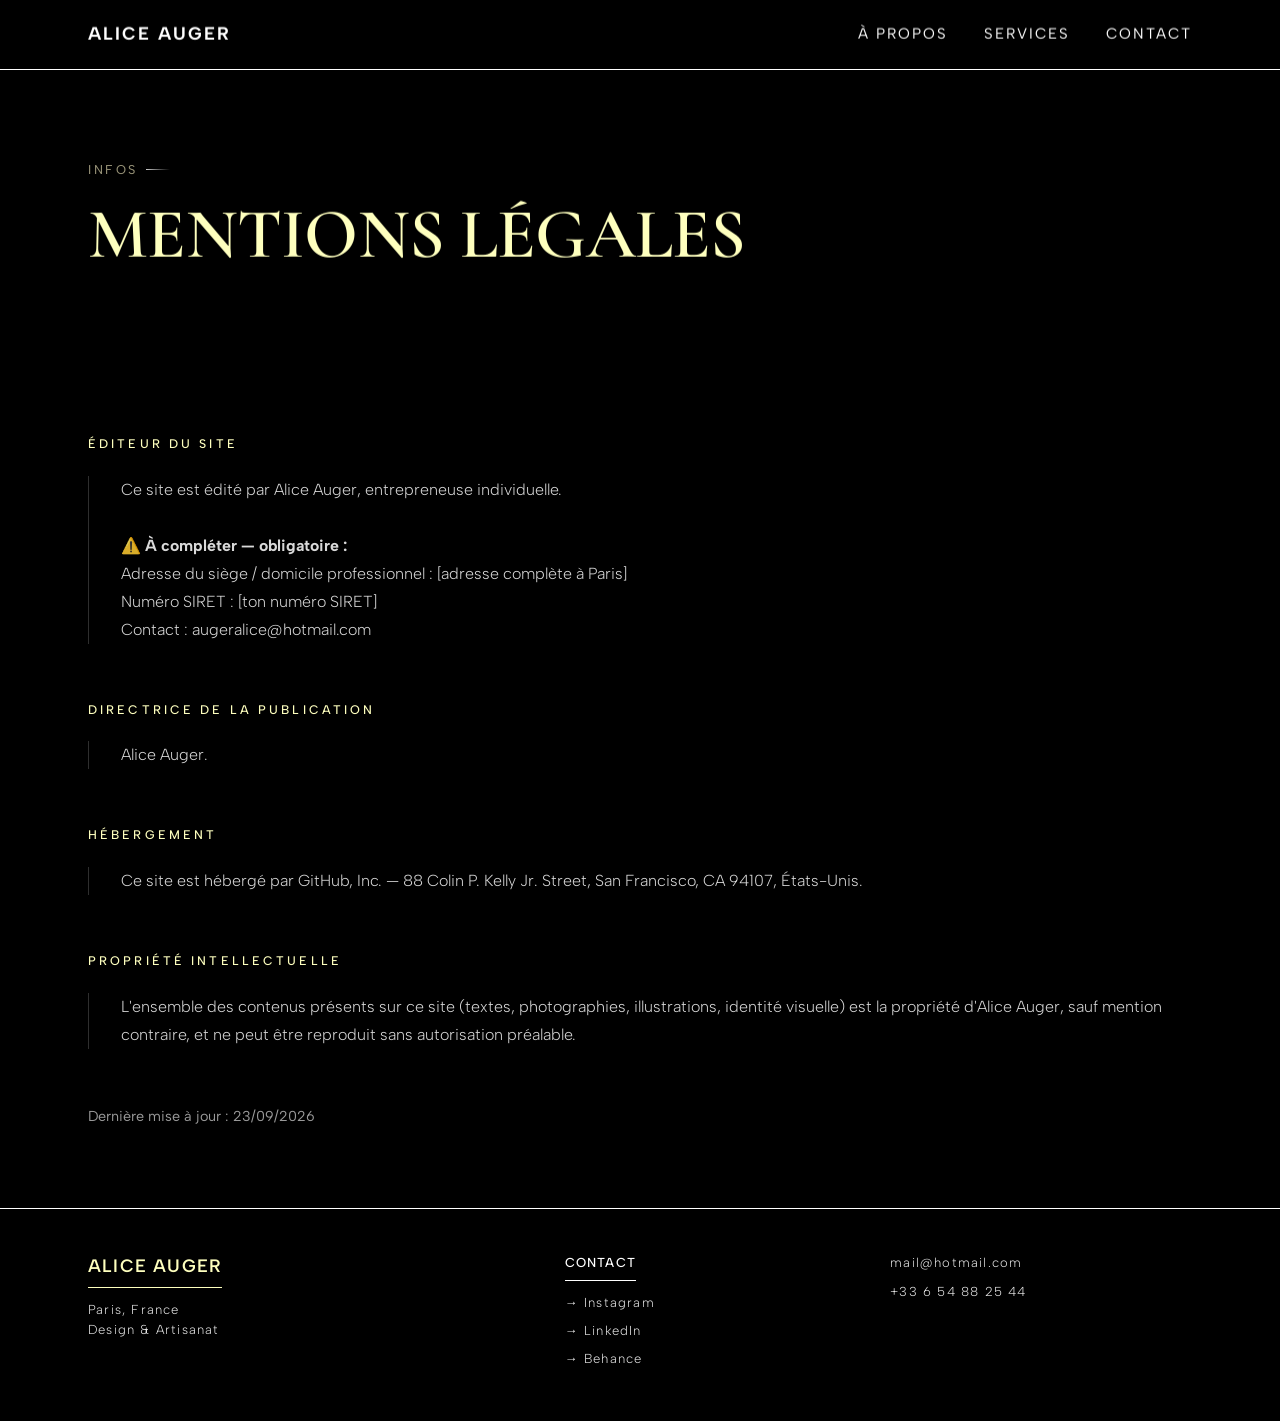
<file: mentions-legales.html>
<!DOCTYPE html>
<html lang="fr">

<head>
    <meta charset="UTF-8">
    <meta name="viewport" content="width=device-width, initial-scale=1.0">
    <title>Mentions légales | Alice Auger</title>
    <meta name="description" content="Mentions légales du site d'Alice Auger, créatrice artisanale et directrice artistique.">
    <meta name="theme-color" content="#0a0a0a">
    <link rel="icon" href="image/favicon.svg" type="image/svg+xml">
    <link rel="icon" href="image/favicon-48.png" sizes="48x48" type="image/png">
    <link rel="apple-touch-icon" href="image/apple-touch-icon.png">
    <meta name="robots" content="noindex">
    <link rel="stylesheet" href="css/style.css">

    <link rel="stylesheet" href="css/apropos.css">
</head>

<body>
    <a href="#main-content" class="skip-link">Aller au contenu</a>
    <div class="progress-bar"></div>
    <header>
        <div class="logo">
            <div class="reveal-mask">
                <a href="index.html" class="reveal-logo">
                    <span class="logo-name">ALICE AUGER</span>
                </a>
            </div>
        </div>

        <input type="checkbox" id="burger-check">
        <label for="burger-check" class="hamburger" aria-label="Ouvrir le menu" aria-expanded="false">
            <span class="bar"></span>
            <span class="bar"></span>
            <span class="bar"></span>
        </label>

        <nav aria-label="Navigation principale">
            <a href="apropos.html">À PROPOS</a>
            <a href="services.html">SERVICES</a>
            <a href="contact.html">CONTACT</a>
        </nav>
    </header>

    <main id="main-content">
        <section class="hero about-hero page-pad">
            <div class="about-title-area">
                <div class="about-title">
                    <div class="reveal-mask">
                        <div class="category about-category">
                            INFOS <div class="divider-line3"></div>
                        </div>
                    </div>
                    <div class="reveal-mask">
                        <h1 class="about-name name-project reveal-text">
                            Mentions légales
                        </h1>
                    </div>
                </div>
            </div>
        </section>

        <section class="about-content-section">
            <div class="about-grid legal-grid">
                <div class="about-text-block legal-text-block">

                    <h2 class="details-title">Éditeur du site</h2>
                    <div class="inner-text-content">
                        <p>
                            Ce site est édité par Alice Auger, entrepreneuse individuelle.<br><br>
                            <strong>⚠️ À compléter — obligatoire :</strong><br>
                            Adresse du siège / domicile professionnel : [adresse complète à Paris]<br>
                            Numéro SIRET : [ton numéro SIRET]<br>
                            Contact : augeralice@hotmail.com
                        </p>
                    </div>

                    <h2 class="details-title">Directrice de la publication</h2>
                    <div class="inner-text-content">
                        <p>Alice Auger.</p>
                    </div>

                    <h2 class="details-title">Hébergement</h2>
                    <div class="inner-text-content">
                        <p>
                            Ce site est hébergé par GitHub, Inc. — 88 Colin P. Kelly Jr. Street,
                            San Francisco, CA 94107, États-Unis.
                        </p>
                    </div>

                    <h2 class="details-title">Propriété intellectuelle</h2>
                    <div class="inner-text-content">
                        <p>
                            L'ensemble des contenus présents sur ce site (textes, photographies, illustrations,
                            identité visuelle) est la propriété d'Alice Auger, sauf mention contraire, et ne
                            peut être reproduit sans autorisation préalable.
                        </p>
                    </div>

                    <p class="legal-updated">Dernière mise à jour : 23/09/2026</p>

                </div>
            </div>
        </section>

    </main>
    <footer>
        <div class="footer-wrap">
            <div class="f-col">
                <div class="f-logo">ALICE AUGER</div>
                <p class="f-sub">Paris, France<br>Design & Artisanat</p>
            </div>
            <div class="f-col ">
                <h2 class="f-title">CONTACT</h2>
                <a href="#">→ Instagram</a>
                <a href="#">→ LinkedIn</a>
                <a href="#">→ Behance</a>
            </div>
            <div class="f-col1">
                <p>mail@hotmail.com</p>
                <p>+33 6 54 88 25 44</p>
            </div>
        </div>
    </footer>
    <script src="js/script.js"></script>


</body>

</html>
</file>
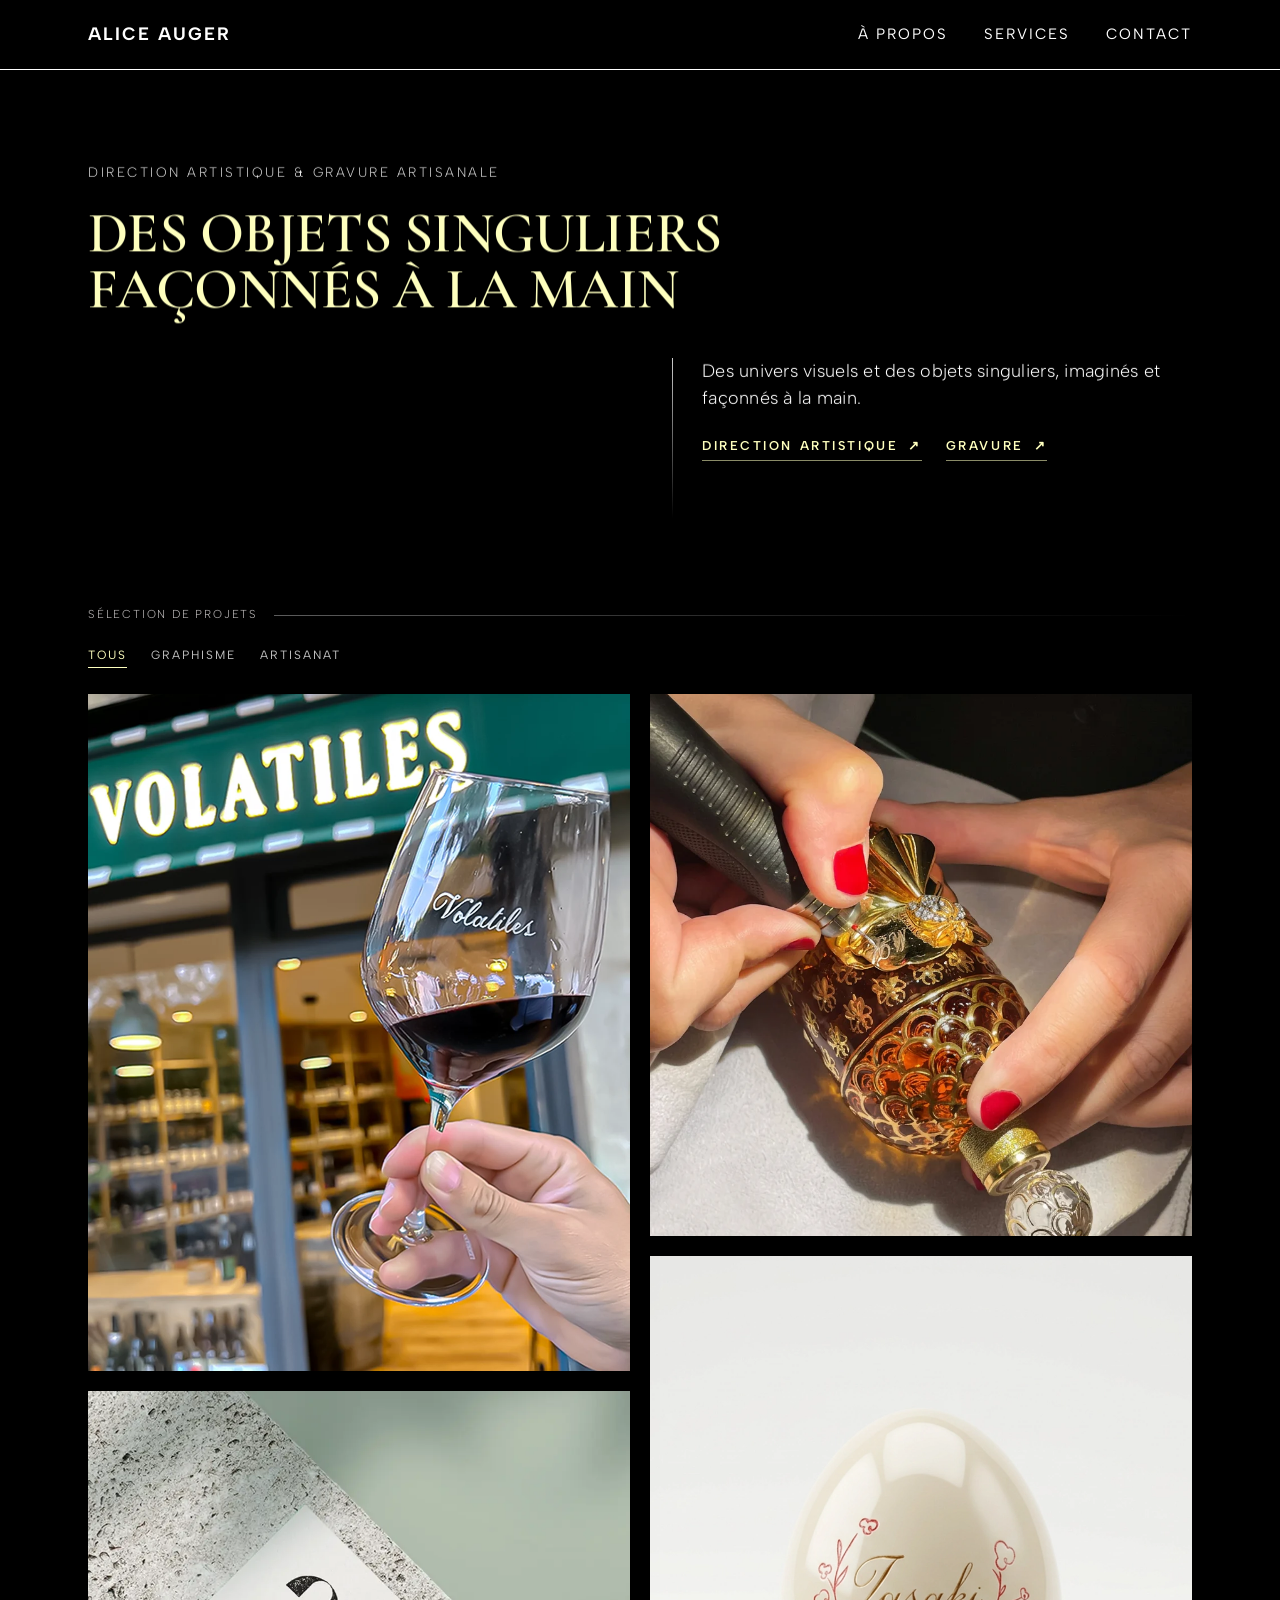
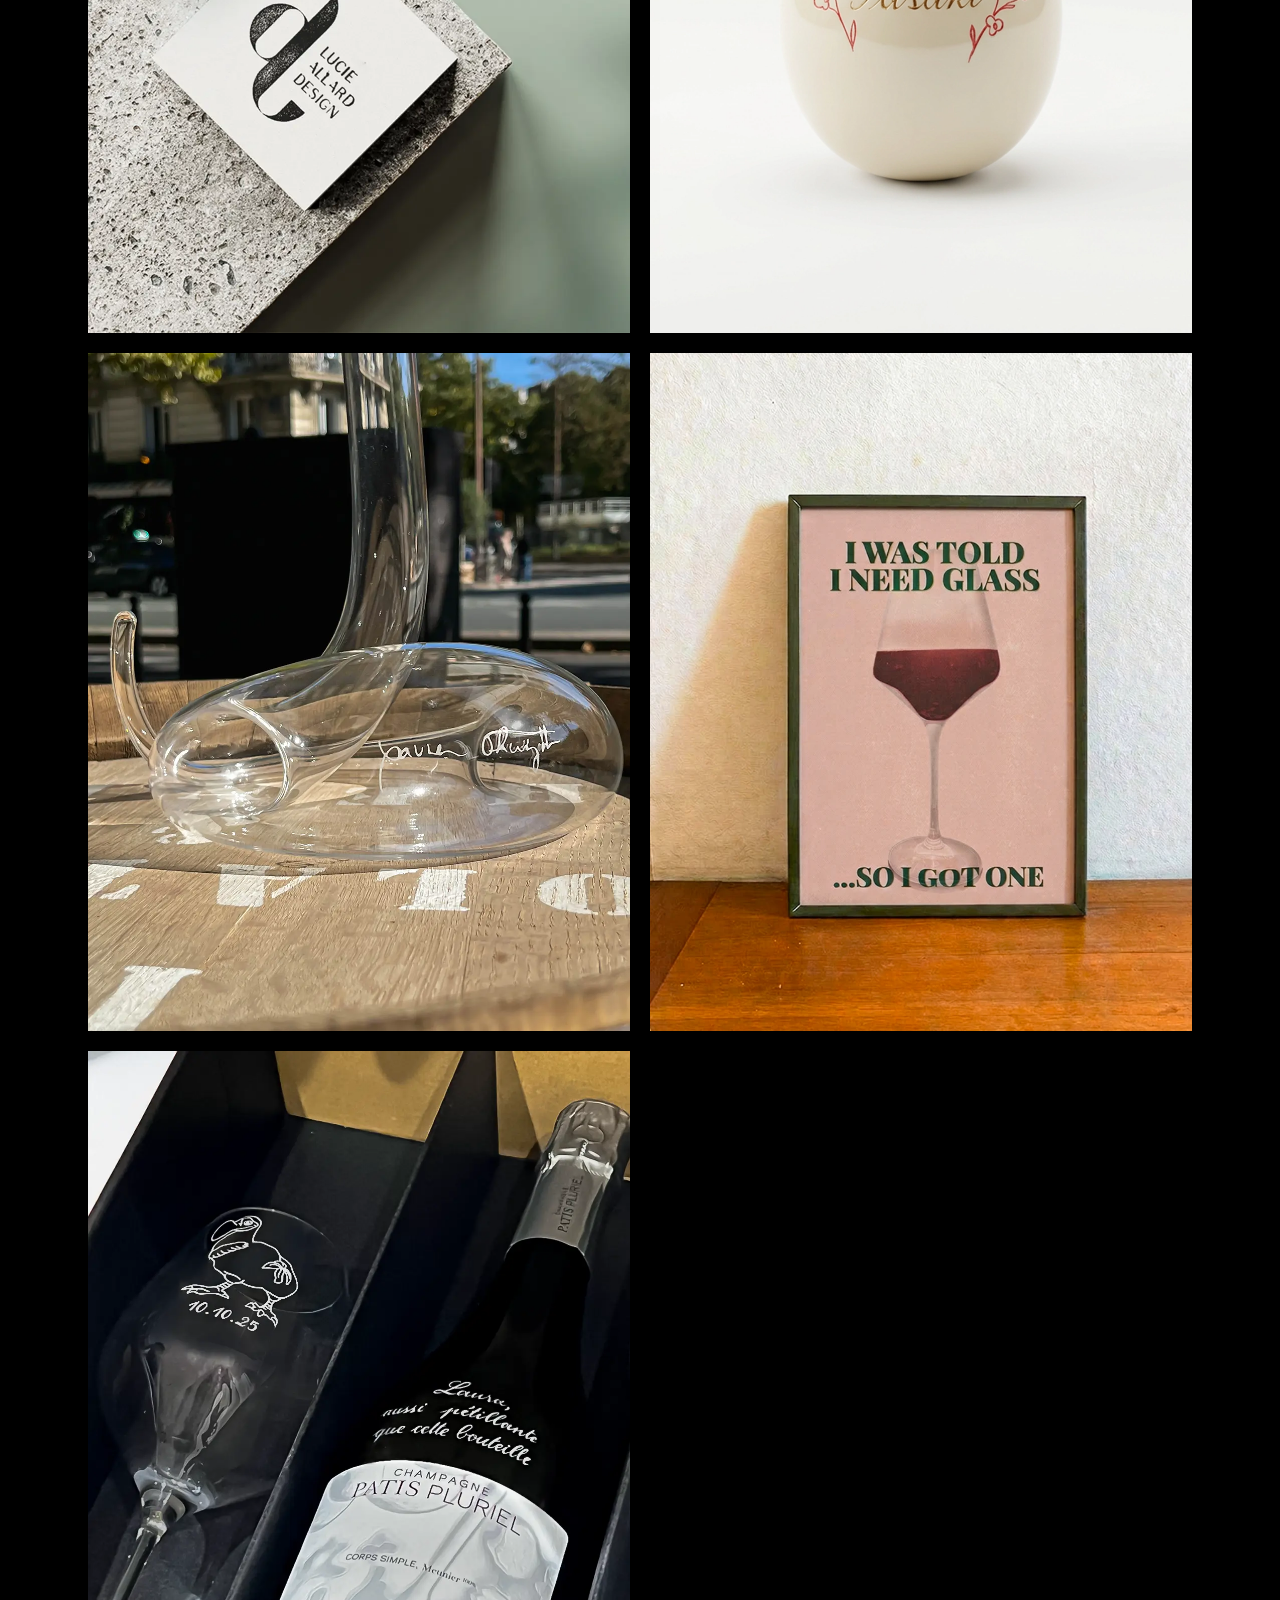
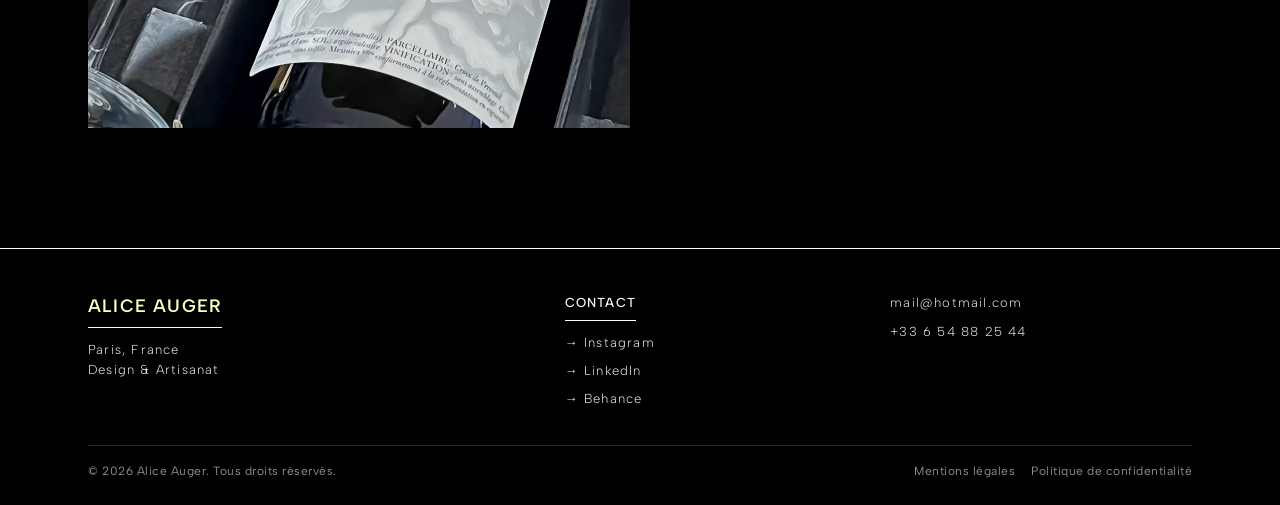
<file: projets.html>
<!DOCTYPE html>
<html lang="fr">
<head>
    <meta charset="UTF-8">
    <meta name="viewport" content="width=device-width, initial-scale=1.0">
    <title>Projets | Alice Auger</title>
        <meta name="description" content="Un projet d'Alice Auger : gravure sur verre, animation événementielle ou création graphique.">
    <meta name="theme-color" content="#0a0a0a">

    <link rel="icon" href="image/favicon.svg" type="image/svg+xml">
    <link rel="icon" href="image/favicon-48.png" sizes="48x48" type="image/png">
    <link rel="apple-touch-icon" href="image/apple-touch-icon.png">
    <meta property="og:site_name" content="Alice Auger">
    <meta property="og:locale" content="fr_FR">
    <meta property="og:title" content="Projets | Alice Auger">
    <meta property="og:description" content="Un projet d'Alice Auger : gravure sur verre, animation événementielle ou création graphique.">
    <meta property="og:image" content="https://augeralice.github.io/image/og-cover.jpg">
    <meta property="og:image:width" content="1200">
    <meta property="og:image:height" content="630">
    <meta property="og:image:alt" content="Alice Auger — Des objets singuliers façonnés à la main">
    <meta name="twitter:card" content="summary_large_image">
 
    <!-- Mouvement : état posé avant le premier rendu (aucun flash).
         - intro-seen : on arrive depuis une autre page du site (et pas via un rechargement) :
           le header reste en place, il ne rejoue pas son wipe. À l'arrivée sur le site
           (lien externe, URL tapée, favori, rechargement), il joue son entrée complète.
         - is-transitioning : le navigateur joue une vraie transition entre pages, donc pas de calque noir. -->
    <script>
        (function () {
            var d = document.documentElement;
            try {
                var nav = performance.getEntriesByType('navigation')[0];
                var reloaded = nav && nav.type === 'reload';
                var fromSite = document.referrer.indexOf(location.origin + '/') === 0;
                if (fromSite && !reloaded) d.classList.add('intro-seen');
            } catch (e) { }
            addEventListener('pagereveal', function (e) {
                if (e.viewTransition) d.classList.add('is-transitioning');
            });
        })();
    </script>

    <link rel="stylesheet" href="css/style.css">
    <link rel="stylesheet" href="css/projets.css">
</head>
<body>
    <a href="#main-content" class="skip-link">Aller au contenu</a>
    <div class="progress-bar"></div>

    <header>
        <div class="logo">
            <div class="reveal-mask">
                <a href="index.html" class="reveal-logo">
                    <span class="logo-name">ALICE AUGER</span>
                </a>
            </div>
        </div>
        <input type="checkbox" id="burger-check">
        <label for="burger-check" class="hamburger" aria-label="Ouvrir le menu" aria-expanded="false">
            <span class="bar"></span>
            <span class="bar"></span>
            <span class="bar"></span>
        </label>
        <nav aria-label="Navigation principale">
            <a href="apropos.html">À PROPOS</a>
            <a href="services.html">SERVICES</a>
            <a href="contact.html">CONTACT</a>
        </nav>
    </header>

    <main id="main-content">

        <!-- HERO -->
   
        <section class="project-hero">
            <div class="project-hero-top page-pad">
                <a href="index.html" class="back-link" id="back-button">
                    <span class="back-line"></span>
                    <span class="back-label">Retour</span>
                </a>
            </div>

            <div class="project-hero-content page-pad">
                <div class="project-category-tag reveal-mask">
                    <span class="reveal-text projet-category"></span>
                </div>
                <h1 class="project-title reveal-mask name-project">
                    <span class="reveal-text"></span>
                </h1>
            </div>

            <div class="project-hero-image-wrap page-pad">
                <img id="project-hero-img" src="" alt="" class="project-hero-img">
            </div>
        </section>

        <!-- INFOS -->
        <section class="project-info page-pad">
            <ul class="project-meta project-details reveal-up">
                <!-- Généré dynamiquement par JS : Client / Catégorie / Année / Prestations -->
            </ul>
            <div class="project-desc description-text reveal-up" id="project-desc">
                <p></p>
            </div>
        </section>

        <!-- GALERIE -->
        <section class="project-gallery page-pad">
            <div class="next-label" style="margin-bottom: 32px;">
                <span class="txt-label">Galerie</span>
                <div class="divider-line"></div>
            </div>
            <div class="project-grid" id="project-grid"></div>
        </section>

        <!-- projet SUIVANT -->
        <a class="next-project-link" id="next-project-link" href="#">
            <div class="next-project-inner page-pad">
                <span class="next-project-label">projet suivant</span>
                <h2 class="next-project-title" id="next-project-title"></h2>
                <span class="next-project-arrow">
                    Voir le projet
                    <span class="next-project-line"></span>
                </span>
            </div>
       <div class="next-image-wrap" id="next-image-wrap">
    <img id="next-project-img" src="" alt="" class="next-preview-img">
</div>
        </a>

    </main>

    <footer>
        <div class="footer-wrap">
            <div class="f-col">
                <div class="f-logo">ALICE AUGER</div>
                <p class="f-sub">Paris, France<br>Design & Artisanat</p>
            </div>
            <div class="f-col">
                <h2 class="f-title">CONTACT</h2>
                <a href="https://instagram.com" target="_blank" rel="noopener">→ Instagram</a>
                <a href="https://linkedin.com" target="_blank" rel="noopener">→ LinkedIn</a>
                <a href="https://behance.net" target="_blank" rel="noopener">→ Behance</a>
            </div>
            <div class="f-col1">
                <p>mail@hotmail.com</p>
                <p>+33 6 54 88 25 44</p>
            </div>
        </div>
        <div class="footer-legal">
            <p>&copy; 2026 Alice Auger. Tous droits réservés.</p>
            <div class="footer-legal-links">
                <a href="mentions-legales.html">Mentions légales</a>
                <a href="confidentialite.html">Politique de confidentialité</a>
            </div>
        </div>
    </footer>

  <script src="js/data.js"></script>
<script src="js/projet-manager.js"></script>
<script src="js/script.js"></script>
</body>
</html>
</file>
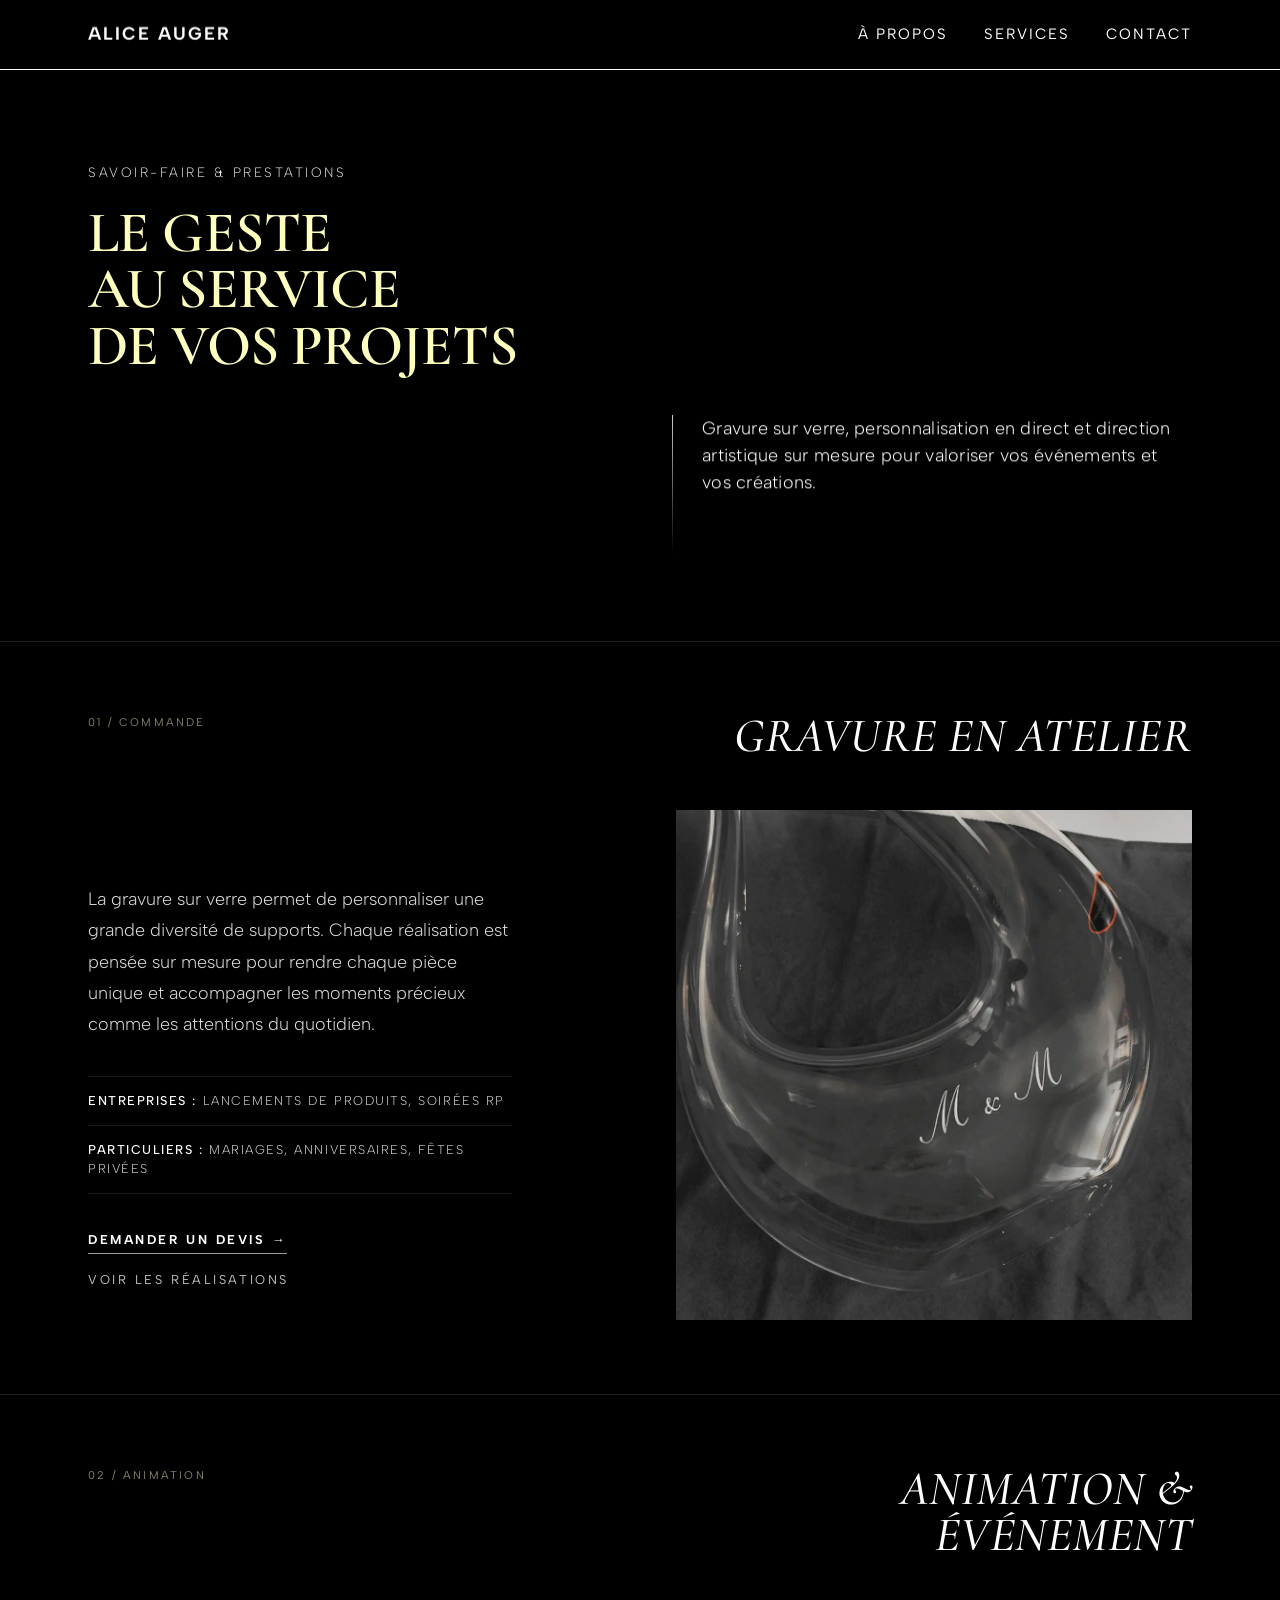
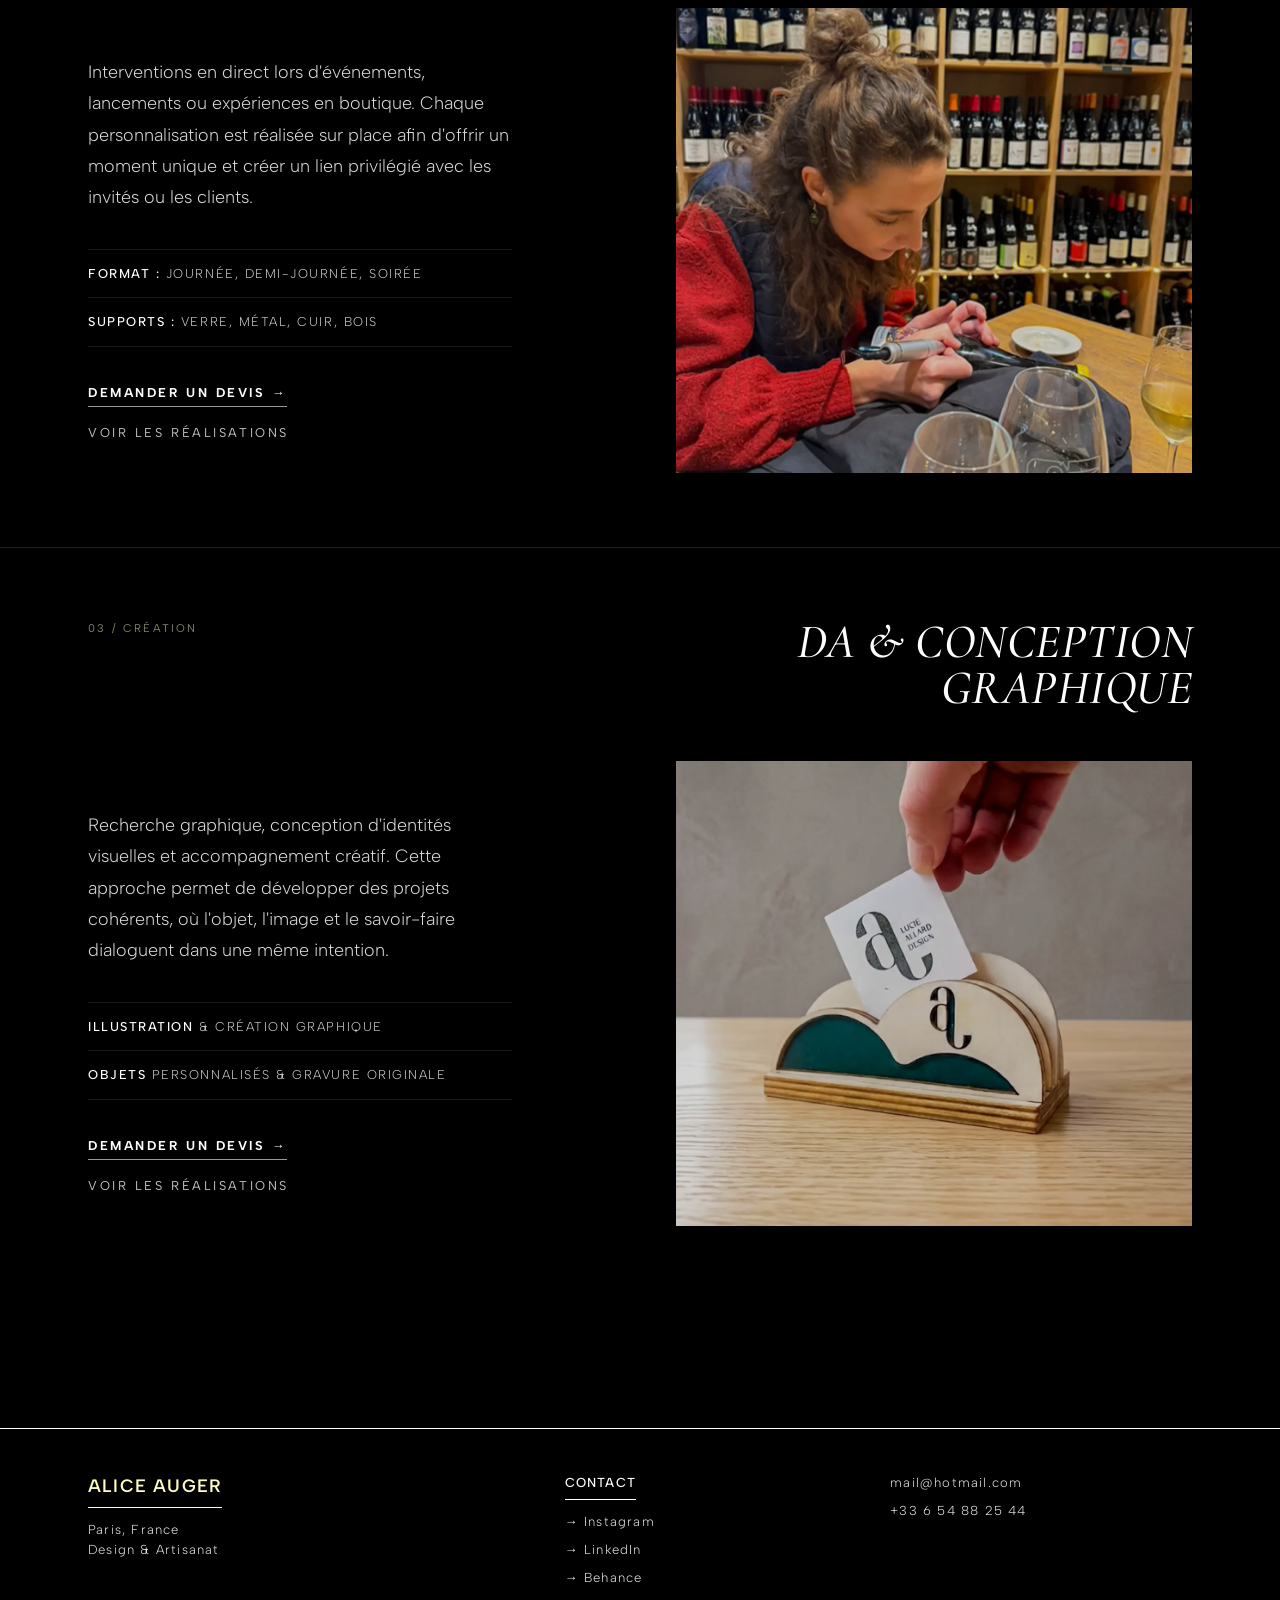
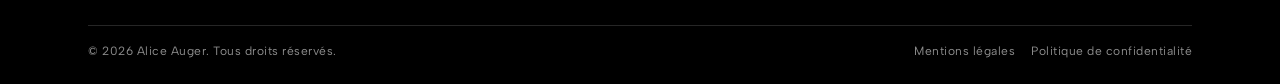
<file: services.html>
<!DOCTYPE html>
<html lang="fr">

<head>
    <meta charset="UTF-8">
    <meta name="viewport" content="width=device-width, initial-scale=1.0">
    <title>Services | Alice Auger</title>
    <meta name="description"
        content="Gravure sur verre sur mesure, animations en direct lors d'événements ou en boutique, création graphique et identité visuelle : les prestations d'Alice Auger.">
    <meta name="theme-color" content="#0a0a0a">
    <link rel="icon" href="image/favicon.svg" type="image/svg+xml">
    <link rel="icon" href="image/favicon-48.png" sizes="48x48" type="image/png">
    <link rel="apple-touch-icon" href="image/apple-touch-icon.png">
    <!-- Aperçu au partage (Open Graph). ⚠️ og:image doit rester une URL absolue : à mettre à jour si le domaine change. -->
    <meta property="og:type" content="website">
    <meta property="og:site_name" content="Alice Auger">
    <meta property="og:locale" content="fr_FR">
    <meta property="og:title" content="Services | Alice Auger">
    <meta property="og:description"
        content="Gravure sur verre sur mesure, animations en direct lors d'événements ou en boutique, création graphique et identité visuelle : les prestations d'Alice Auger.">
    <meta property="og:image" content="https://augeralice.github.io/image/og-cover.jpg">
    <meta property="og:image:width" content="1200">
    <meta property="og:image:height" content="630">
    <meta property="og:image:alt" content="Alice Auger — Des objets singuliers façonnés à la main">
    <meta name="twitter:card" content="summary_large_image">
    <!-- Mouvement : état posé avant le premier rendu (aucun flash).
         - intro-seen : on arrive depuis une autre page du site (et pas via un rechargement) :
           le header reste en place, il ne rejoue pas son wipe. À l'arrivée sur le site
           (lien externe, URL tapée, favori, rechargement), il joue son entrée complète.
         - is-transitioning : le navigateur joue une vraie transition entre pages, donc pas de calque noir. -->
    <script>
        (function () {
            var d = document.documentElement;
            try {
                var nav = performance.getEntriesByType('navigation')[0];
                var reloaded = nav && nav.type === 'reload';
                var fromSite = document.referrer.indexOf(location.origin + '/') === 0;
                if (fromSite && !reloaded) d.classList.add('intro-seen');
            } catch (e) { }
            addEventListener('pagereveal', function (e) {
                if (e.viewTransition) d.classList.add('is-transitioning');
            });
        })();
    </script>
    <link rel="stylesheet" href="css/style.css">
    <link rel="stylesheet" href="css/services.css">
</head>

<body>
    <a href="#main-content" class="skip-link">Aller au contenu</a>
    <div class="progress-bar"></div>
    <header>
        <div class="logo">
            <div class="reveal-mask">
                <a href="index.html" class="reveal-logo">
                    <span class="logo-name">ALICE AUGER</span>

                </a>
            </div>
        </div>

        <input type="checkbox" id="burger-check">
        <label for="burger-check" class="hamburger" aria-label="Ouvrir le menu" aria-expanded="false">
            <span class="bar"></span>
            <span class="bar"></span>
            <span class="bar"></span>
        </label>

        <nav aria-label="Navigation principale">
            <a href="apropos.html">À PROPOS</a>
            <a href="services.html">SERVICES</a>
            <a href="contact.html">CONTACT</a>
        </nav>
    </header>

    <main id="main-content">

        <section class="hero">
            <div class="hero-subtitle">
                <span class="reveal-mask">
                    <span class="reveal-text">Savoir-faire & Prestations</span>
                </span>
            </div>

            <h1 class="hero-title">
                <span class="reveal-mask">
                    <span class="reveal-text">
                        Le geste <br>
                        au service <br>
                        de vos projets
                    </span>
                </span>
            </h1>

            <div class="hero-details">
                <div></div>
                <div class="hero-col-right">
                    <div class="divider-line2"></div>
                    <div class="reveal-mask">
                        <p class="reveal-text">
                            Gravure sur verre, personnalisation en direct et direction artistique sur mesure pour
                            valoriser vos événements et vos créations.
                        </p>
                    </div>
                </div>
            </div>
        </section>


        <section class="services-section">

            <!-- 01 -->
            <article class="service-block reveal-up">
                <div class="service-left">
                    <p class="service-eyebrow"  id="service-gravure" tabindex="-1">01 / Commande</p>
                    <div class="service-spacer"></div>
                    <div class="service-body">
                        <p class="service-desc">
                            La gravure sur verre permet de personnaliser une grande diversité de supports.
                            Chaque réalisation est pensée sur mesure pour rendre chaque pièce unique
                            et accompagner les moments précieux comme les attentions du quotidien.


                        </p>
                        <ul class="service-tags">
                            <li><strong>Entreprises :</strong> lancements de produits, soirées RP</li>
                            <li><strong>Particuliers :</strong> mariages, anniversaires, fêtes privées</li>
                        </ul>
                        <div class="service-ctas">
                            <a href="contact.html" class="cta-primary">Demander un devis →</a>
                            <a href="index.html?filter=artisanat#portfolio" class="cta-secondary">Voir les
                                réalisations</a>
                        </div>
                    </div>
                </div>
                <div class="service-right">
                    <h2 class="service-title">
                        Gravure en atelier
                    </h2>
                    <div class="service-image">
                        <img src="image/nav/carafe-MM.webp" alt="Gravure en atelier">
                    </div>
                </div>
            </article>

            <!-- 02 -->
            <article class="service-block reveal-up">
                <div class="service-left">
                    <p class="service-eyebrow">02 / Animation</p>
                    <div class="service-spacer"></div>
                    <div class="service-body">
                        <p class="service-desc">
                            Interventions en direct lors d'événements, lancements ou expériences en boutique.
                            Chaque personnalisation est réalisée sur place afin d'offrir un moment unique et créer un
                            lien privilégié avec les invités ou les clients.
                        </p>
                        <ul class="service-tags">
                            <li><strong>Format :</strong> journée, demi-journée, soirée</li>
                            <li><strong>Supports :</strong> verre, métal, cuir, bois</li>
                        </ul>
                        <div class="service-ctas">
                            <a href="contact.html" class="cta-primary">Demander un devis →</a>
                            <a href="index.html?filter=artisanat#portfolio" class="cta-secondary">Voir les
                                réalisations</a>
                        </div>
                    </div>
                </div>
                <div class="service-right">
                    <h2 class="service-title">Animation & événement</h2>
                    <div class="service-image">
                        <img src="image/nav/noel-5.webp" alt="Animation événementielle">
                    </div>
                </div>
            </article>

            <!-- 03 -->
            <article class="service-block reveal-up">
                <div class="service-left">
                    <p class="service-eyebrow" id="service-direction" tabindex="-1">03 / Création</p>
                    <div class="service-spacer"></div>
                    <div class="service-body">
                        <p class="service-desc">
                            Recherche graphique, conception d'identités visuelles et accompagnement créatif.
                            Cette approche permet de développer des projets cohérents, où l'objet, l'image et le
                            savoir-faire dialoguent dans une même intention.
                        </p>
                        <ul class="service-tags">
                            <li><strong>Illustration</strong> & création graphique</li>
                            <li><strong>Objets</strong> personnalisés & gravure originale</li>
                        </ul>
                        <div class="service-ctas">
                            <a href="contact.html" class="cta-primary">Demander un devis →</a>
                            <a href="index.html?filter=graphisme#portfolio" class="cta-secondary">Voir les
                                réalisations</a>
                        </div>
                    </div>
                </div>
                <div class="service-right">
                    <h2 class="service-title" >
                        DA &amp; CONCEPTION GRAPHIQUE
                    </h2>
                    <div class="service-image">
                        <img src="image/nav/lucie-2.webp" alt="Design et création">
                    </div>
                </div>
            </article>



        </section>

    </main>

    <footer>
        <div class="footer-wrap">
            <div class="f-col">
                <div class="f-logo">ALICE AUGER</div>
                <p class="f-sub">Paris, France<br>Design & Artisanat</p>
            </div>

            <div class="f-col">
                <h2 class="f-title">CONTACT</h2>
                <a href="#">→ Instagram</a>
                <a href="#">→ LinkedIn</a>
                <a href="#">→ Behance</a>
            </div>

            <div class="f-col1">
                <p>mail@hotmail.com</p>
                <p>+33 6 54 88 25 44</p>
            </div>
        </div>
        <div class="footer-legal">
            <p>&copy; 2026 Alice Auger. Tous droits réservés.</p>
            <div class="footer-legal-links">
                <a href="mentions-legales.html">Mentions légales</a>
                <a href="confidentialite.html">Politique de confidentialité</a>
            </div>
        </div>
    </footer>

    <script src="js/data.js"></script>
    <script src="js/script.js"></script>
</body>

</html>
</file>
<file: css/style.css>
/* ==========================================================================
   1. POLICES & VARIABLES (FLUIDES TOUS ÉCRANS)
   ========================================================================== */
@font-face {
    font-family: 'Albert Sans';
    src: url('../font/AlbertSans-VariableFont_wght.ttf') format('truetype');
    font-weight: 100 900;
    font-style: normal;
    font-display: swap;
}

@font-face {
    font-family: 'Albert Sans';
    src: url('../font/AlbertSans-Italic-VariableFont_wght.ttf') format('truetype');
    font-weight: 100 900;
    font-style: italic;
    font-display: swap;
}

@font-face {
    font-family: 'Cormorant Garamond';
    src: url('../font/CormorantGaramond-VariableFont_wght.ttf') format('truetype');
    font-weight: 100 900;
    font-style: normal;
    font-display: swap;
}

@font-face {
    font-family: 'Cormorant Garamond';
    src: url('../font/CormorantGaramond-Italic-VariableFont_wght.ttf') format('truetype');
    font-weight: 100 900;
    font-style: italic;
    font-display: swap;
}

:root {
    --bg-color: #0a0a0a;
    --black: #000000;
    --white: #FFFFFF;
    --text-color: #feffbe;
    --hover-color: #b1b0b0;
    --border-color: rgba(255, 255, 255, 1);

    --line: linear-gradient(to right, rgba(255, 255, 255, 0.8), transparent);
    --line1: linear-gradient(to left, rgba(0, 0, 0, 0.8), transparent);
    --line2: linear-gradient(to bottom, rgba(255, 255, 255, 0.8), transparent);

    --font-serif: 'Cormorant Garamond', serif;
    --font-sans: 'Albert Sans', sans-serif;

    --pad-sm: 22px;
    --pad-md: 48px;
    --pad-lg: 88px;
    --container: 1200px;

    /* Tailles fluides calculées pour s'adapter continuellement */
    --fs-h1: clamp(1.85rem, 4.5vw, 5.2rem);
    --fs-subtitle: clamp(0.72rem, 1.5vw, 0.85rem);
    --fs-h2: clamp(0.95rem, 1.4vw, 1.25rem);
    /* Étiquettes de section (« Sélection de projets », « Galerie », « À propos »…) :
       une seule taille, toujours ≤ aux boutons de filtre placés juste dessous (12px). */
    --fs-label: clamp(0.7rem, 0.9vw, 0.75rem);
    /* Rallonge du filet vertical du hero sur desktop (voir @media 1024px) */
    --hero-rule-extra: clamp(40px, 4.5vw, 72px);
    --fs-body: clamp(1rem, 0.9vw, 1.1rem);

    --transition-fast: 0.3s cubic-bezier(0.25, 1, 0.5, 1);
    --transition-smooth: 0.6s cubic-bezier(0.16, 1, 0.3, 1);

    /* ---- SOCLE MOUVEMENT : une seule source de vérité ----
       Toutes les animations d'apparition du site lisent ces valeurs. */
    --ease-out: cubic-bezier(0.25, 1, 0.5, 1);       /* reveals, hovers : départ vif, arrivée douce */
    --ease-in-out: cubic-bezier(0.76, 0, 0.24, 1);   /* wipes, lignes, transitions de page */
    --dur-wipe: 1.1s;                                /* texte qui monte dans son masque */
    --dur-reveal: 0.9s;                              /* apparition au scroll (fondu + montée) */
    --reveal-y: 20px;                                /* distance de montée commune à tous les reveals */

    /* Transition de page : sortie de l'ancienne, entrée de la nouvelle */
    --vt-out: 0.3s;
    --vt-in: 0.45s;
    /* Décalage de l'intro (header, hero) : elle démarre quand la page devient visible,
       pas pendant que le fondu noir est encore en cours. */
    --intro-offset: 0.3s;
}

/* ==========================================================================
   2. REZ-DE-CHAUSSÉE : STYLES DE BASE (MOBILE PAR DÉFAUT)
   ========================================================================== */
* {
    margin: 0;
    padding: 0;
    box-sizing: border-box;
}

html {
    scroll-behavior: smooth;
    -webkit-text-size-adjust: 100%;
}

body {
    background-color: var(--black);
    color: var(--white);
    font-family: var(--font-sans);
    font-size: var(--fs-body);
    line-height: 1.55;
    overflow-x: hidden;
}

/* --- TRANSITION ENTRE LES PAGES ---------------------------------------
   Chrome/Edge/Safari : transition native (@view-transition). La page sortante
   passe au noir, la nouvelle apparaît ensuite. Le header porte son propre nom
   de transition : il reste en place, il ne fond pas avec la page.
   Firefox (pas encore de transition native entre documents) : pas de transition
   de sortie, mais la nouvelle page arrive en fondu depuis le noir (voir
   html::after plus bas). Rien à gérer en JS : aucun délai au clic. */
@view-transition {
    navigation: auto;
}

::view-transition-old(root) {
    animation: page-fade-out var(--vt-out) var(--ease-in-out) forwards;
}

::view-transition-new(root) {
    animation: page-fade-in var(--vt-in) var(--ease-in-out) var(--vt-out) backwards;
}

@keyframes page-fade-out {
    to {
        opacity: 0;
    }
}

@keyframes page-fade-in {
    from {
        opacity: 0;
    }
}

/* Header persistant : on ne montre que l'état « nouveau », sans animation. */
header {
    view-transition-name: site-header;
}

::view-transition-group(site-header) {
    animation: none;
}

::view-transition-old(site-header) {
    display: none;
}

::view-transition-new(site-header) {
    animation: none;
}

/* Arrivée en fondu depuis le noir quand il n'y a PAS de transition native
   (Firefox, première visite directe). La classe is-transitioning est posée
   avant le premier rendu par le petit script du <head> quand le navigateur
   joue une vraie transition : dans ce cas le calque n'existe pas. */
html:not(.is-transitioning)::after {
    content: '';
    position: fixed;
    inset: 0;
    background: var(--black);
    z-index: 9999;
    pointer-events: none;
    animation: overlay-out 0.5s var(--ease-in-out) forwards;
}

@keyframes overlay-out {
    to {
        opacity: 0;
        visibility: hidden;
    }
}

a,
button {
    text-decoration: none;
    background: none;
    border: none;
    color: inherit;
    font: inherit;
}

a:focus-visible,
button:focus-visible,
.hamburger:focus-visible {
    outline: 1px solid var(--text-color);
    outline-offset: 3px;
}

/* --- RETOUR TACTILE & FEEDBACK CLIC (:active) --- */
a:active,
button:active,
.hamburger:active,
.filter-btn:active {
    opacity: 0.72;
    transform: scale(0.97);
    transition: opacity 0.1s ease, transform 0.1s ease;
}

header nav a:active {
    opacity: 0.65;
    transform: scale(0.96);
}


img,
picture,
video {
    display: block;
    max-width: 100%;
    height: auto;
}

.progress-bar {
    position: fixed;
    top: 70px;
    left: 0;
    width: 0%;
    height: 1.5px;
    background-color: var(--text-color);
    opacity: 0.9;
    z-index: 9999;
}

.skip-link {
    position: absolute;
    top: -100px;
    left: 12px;
    background: var(--text-color);
    color: var(--black);
    padding: 10px 16px;
    font-size: 13px;
    font-weight: 600;
    letter-spacing: 0.5px;
    z-index: 10000;
    transition: top 0.2s ease;
}

.skip-link:focus {
    top: 12px;
    /* apparaît uniquement à la navigation clavier (tab) */
}

.container {
    max-width: var(--container);
    margin-inline: auto;
}

.page-pad {
    padding-inline: var(--pad-sm);
}

/* --- HEADER MOBILE --- */
header {
    position: fixed;
    top: 0;
    width: 100%;
    height: 70px;
    padding: 0 var(--pad-sm);
    display: flex;
    justify-content: space-between;
    align-items: center;
    border-bottom: 1px solid white;
    z-index: 1000;
    background: var(--black);
}

.logo-name {
    font-size: 14px;
    letter-spacing: 2px;
    font-weight: 700;
}

.reveal-logo {
    display: flex;
    flex-direction: column;
    justify-content: center;
    transform: translateY(-110%);
    animation: wipeDown 1s var(--ease-in-out) forwards;
    animation-delay: var(--intro-offset);
    will-change: transform;
}

@keyframes wipeDown {
    to {
        transform: translateY(0);
    }
}

header nav {
    position: fixed;
    top: 0;
    left: 0;
    width: 100%;
    height: 70px;
    background: var(--black);
    display: flex;
    align-items: center;
    justify-content: flex-end;
    padding-left: clamp(10px, 3vw, 20px);
    padding-right: clamp(54px, 14vw, 70px);
    gap: clamp(8px, 2.5vw, 20px);
    clip-path: ellipse(0% 150% at 100% 50%);
    overflow: hidden;
    /* Fermé : les liens ne reçoivent plus le focus clavier (visibility passe à hidden
       APRÈS la fermeture du rideau, et à visible AVANT son ouverture). */
    visibility: hidden;
    transition: clip-path 0.8s cubic-bezier(0.65, 0, 0.35, 1), visibility 0s linear 0.8s;
    z-index: 1050;
    pointer-events: none;
    white-space: nowrap;
}

header nav a {
    color: var(--white);
    font-size: clamp(0.75rem, 1.6vw, 0.9375rem);
    /* 12px → 15px, remplace les paliers fixes 10/11/12px */
    letter-spacing: 1px;
    font-weight: 400;
    padding-right: 10px;
    display: inline-block;
    will-change: transform;
    transform: translateY(-110%);
    animation: wipeDown 1s var(--ease-in-out) forwards;
}

/* Cascade des liens : seuls le délai et la durée changent d'un lien à l'autre */
/* Réserve la largeur de la version « survol » (gras) : au survol, plus aucun lien voisin ne bouge.
   Le texte caché vient de data-text, posé par script.js. */
header nav a::after {
    content: attr(data-text);
    display: block;
    height: 0;
    overflow: hidden;
    visibility: hidden;
    font-weight: 500;
    pointer-events: none;
    user-select: none;
}

header nav a:nth-child(1) {
    animation-delay: calc(var(--intro-offset) + 0.1s);
}

header nav a:nth-child(2) {
    animation-delay: calc(var(--intro-offset) + 0.2s);
    animation-duration: 1.1s;
}

header nav a:nth-child(3) {
    animation-delay: calc(var(--intro-offset) + 0.3s);
    animation-duration: 1.3s;
}

/* Header déjà présenté pendant cette session : il reste en place d'une page à l'autre.
   (La classe intro-seen est posée avant le premier rendu par le script du <head>.) */
html.intro-seen .reveal-logo,
html.intro-seen header nav a:nth-child(n) {
    animation: none;
    transform: none;
}

/* nav a:hover déplacé sous @media (hover: hover) and (pointer: fine) */

#burger-check {
    display: none;
}

.hamburger {
    display: flex;
    flex-direction: column;
    justify-content: space-between;
    width: 24px;
    height: 13px;
    cursor: pointer;
    z-index: 1100;
    position: relative;
}

.hamburger::after {
    content: "";
    position: absolute;
    top: 50%;
    left: 50%;
    width: 44px;
    height: 44px;
    transform: translate(-50%, -50%);
    /* zone cliquable élargie à 44×44px (norme tactile) sans changer l'icône visible */
}

.bar {
    width: 100%;
    height: 1px;
    background-color: var(--white);
    transition: all 0.4s ease;
}

#burger-check:checked~nav {
    clip-path: ellipse(150% 150% at 100% 50%);
    pointer-events: auto;
    visibility: visible;
    transition: clip-path 0.8s cubic-bezier(0.65, 0, 0.35, 1), visibility 0s linear 0s;
}

#burger-check:checked~.hamburger .bar:nth-child(1) {
    transform: translateY(6px) rotate(45deg);
}

#burger-check:checked~.hamburger .bar:nth-child(2) {
    opacity: 0;
}

#burger-check:checked~.hamburger .bar:nth-child(3) {
    transform: translateY(-6px) rotate(-45deg);
}

/* --- HERO SECTION (MOBILE) --- */
.reveal-mask {
    overflow: hidden;
    display: block;
}

/* Wipe-up depuis le masque — pas de fade, le texte monte derrière le clip */
.reveal-text {
    display: inline-block;
    transform: translateY(110%);
    animation: wipeUp var(--dur-wipe) var(--ease-in-out) forwards;
    will-change: transform;
}

@keyframes wipeUp {
    to {
        transform: translateY(0);
    }
}

/* Cascade hero : après que le header a fini (~0.4s) */
.hero-subtitle .reveal-text {
    animation-delay: calc(var(--intro-offset) + 0.4s);
}

h1.hero-title .reveal-text,
.about-title .reveal-text {
    animation-delay: calc(var(--intro-offset) + 0.5s);
}

.hero-col-right .reveal-text {
    animation-delay: calc(var(--intro-offset) + 0.8s);
}

/* Éléments du hero qui n'ont pas de masque de texte (liens, bouton retour, étiquettes) :
   fondu + petite montée, calés sur la même timeline que le reste du hero.
   --d = rang dans la timeline (délai propre à chaque élément, en plus de --intro-offset).
   Fill-mode « backwards » : l'état de départ est tenu pendant le délai, puis l'élément
   retrouve son style normal. On ne garde PAS l'animation (pas de « forwards »), sinon elle
   écraserait les :hover et :active de ces éléments. */
@keyframes introFade {
    from {
        opacity: 0;
        transform: translateY(calc(var(--reveal-y) * 0.5));
    }
}

.hero-actions,
.back-link,
.about-category,
.hero .next-label .txt-label {
    animation: introFade var(--dur-reveal) var(--ease-out) backwards;
    animation-delay: calc(var(--intro-offset) + var(--d, 0s));
}

.back-link {
    --d: 0.1s;
}

.about-category {
    --d: 0.4s;
}

.hero-actions {
    --d: 1s;
}

.hero .next-label .txt-label {
    --d: 0.95s;
}

.hero {
    padding: 110px var(--pad-sm) 40px;
}

.hero-subtitle {
    margin-bottom: 12px;
    max-width: 80%;
}

.hero-subtitle .reveal-text {
    font-family: var(--font-sans);
    font-size: var(--fs-subtitle);
    font-weight: 270;
    opacity: 0.91;
    letter-spacing: 2px;
    text-transform: uppercase;
    color: var(--white);

    line-height: 1.35;
    white-space: normal;
}

h1.hero-title .reveal-text {
    font-family: var(--font-serif);
    font-size: var(--fs-h1);
    line-height: 1.1;
    letter-spacing: -0.01em;
    font-weight: 600;
    text-transform: uppercase;
    overflow-wrap: break-word;
    word-break: normal;
    color: var(--text-color);
    text-wrap: balance;
    max-width: 100%;
    font-style: normal; 
    padding-bottom: 0.15em;
}

.hero-title span {
    font-family: var(--font-serif);
    font-style: italic;
    text-transform: uppercase;
}

.hero-details {
    display: grid;
    grid-template-columns: 1fr;
    gap: 24px;
    margin-top: 32px;
    margin-bottom: 60px;

}

.hero-col-left {
    display: none;
}

/* Colonne vide du hero (<div></div> sur services, contact, à propos) : même comportement
   que .hero-col-left de l'accueil. Cette règle vivait dans services.css, donc la page
   « à propos » (qui ne le charge pas) gardait 24px de trop sur mobile et décalait sa
   colonne sur tablette. */
.hero-details > div:empty {
    display: none;
}

@media (min-width: 1024px) {
    .hero-details > div:empty {
        display: block;
    }
}

.hero-col-right {
    position: relative;
    padding-bottom: 0;
    max-width: 100%;
   
}

.hero-col-right p {
    position: relative;
    padding-left: 16px;
    font-size: var(--fs-h2);
    color: var(--white);
    letter-spacing: 0.015em;
    font-weight: 300;
    line-height: 1.50;
    margin-bottom: 0;
    text-wrap: pretty;
    
}

/******* LIENS ACTIONS HERO *********/
.hero-actions {
    display: flex;
    flex-wrap: wrap;
    gap: 12px 24px;
    margin: 24px 0 0 16px;
}

/* Même famille que les autres liens d'action du site (.cta-primary, .cta-link, .form-submit) :
   capitales espacées, filet souligné, flèche qui bouge au survol. Teinte jaune conservée pour l'accueil. */
.hero-actions a,
.service-card a,
.services-summary-links a {
    display: inline-flex;
    align-items: center;
    gap: 10px;
    width: fit-content;
    color: var(--text-color);
    border-bottom: 1px solid rgba(254, 255, 190, 0.55);
    padding-bottom: 4px;
    font-size: clamp(0.72rem, 1.3vw, 0.8rem);
    font-weight: 600;
    letter-spacing: 0.2em;
    text-transform: uppercase;
    transition: color 0.2s ease, border-color 0.2s ease;
}

.hero-actions a span,
.services-summary-links a span {
    display: inline-block;
    transition: transform 0.3s var(--ease-out);
}

/* Accueil : résumé éditorial des services */
.services {
    max-width: 1600px;
    margin: 0 auto 72px;
    padding: 0 var(--pad-sm);
}

.services-summary {
    display: grid;
    grid-template-columns: 1fr;
    gap: 20px;
    align-items: start;
}

.services-summary-title {
    max-width: 14ch;
    color: var(--text-color);
    font-family: var(--font-serif);
    font-size: clamp(1.7rem, 3.2vw, 3rem);
    font-weight: 500;
    line-height: 0.98;
    text-transform: uppercase;
}

.services-summary-content {
    max-width: 32rem;
}

.services-summary-content > p {
    margin-bottom: 14px;
    color: rgba(255, 255, 255, 0.82);
    font-size: 0.92rem;
    line-height: 1.55;
}

.services-summary-links {
    display: flex;
    flex-wrap: wrap;
    gap: 12px 24px;
}

.services-heading h2,
.portfolio-heading h2 {
    font-family: var(--font-sans);
    font-size: var(--fs-label);
    font-weight: 300;
    letter-spacing: 1.8px;
    color: rgb(190, 187, 187);
    white-space: nowrap;
    text-transform: uppercase;
}

.portfolio-heading {
    margin-bottom: 20px;
}

/* Les lignes tirent avec la même courbe, après leur texte associé */
.divider-line {
    width: 100%;
    height: 1px;
    background: var(--line);
    transform: scaleX(0);
    transform-origin: left center;
    animation: scaleLine 1s var(--ease-in-out) forwards;
    animation-delay: 1.2s;
}

@keyframes scaleLine {
    to {
        transform: scaleX(1);
    }
}

/* Filet à côté du label d'un hero : il se tire juste après son libellé.
   (Ceux de la galerie, hors hero, gardent leur délai : ils passeront au scroll.) */
.hero .next-label .divider-line {
    animation-delay: calc(var(--intro-offset) + 1.05s);
}

/* Label de section HORS hero (« Sélection de projets », « Galerie », titres de chapitre) :
   il n'apparaît plus seul au chargement, avant tout le reste. Libellé et filet attendent la
   fin de l'intro, puis entrent dans la cascade de leur section (label, filtres, cartes).
   Le conteneur reste fixe (il porte un translateX sur très grand écran) : seuls ses enfants bougent.
   --reveal-delay est posée par script.js : c'est le rang du label dans la cascade. */
.gallery .next-label .txt-label,
.project-gallery .next-label .txt-label {
    opacity: 0;
    transform: translateY(calc(var(--reveal-y) * 0.5));
    transition: opacity var(--dur-reveal) var(--ease-out) var(--reveal-delay, 0s),
                transform var(--dur-reveal) var(--ease-out) var(--reveal-delay, 0s);
}

.gallery .next-label .divider-line,
.project-gallery .next-label .divider-line {
    animation: none;
    transform: scaleX(0);
    transition: transform 1s var(--ease-in-out) calc(var(--reveal-delay, 0s) + 0.15s);
}

.gallery .next-label.is-visible .txt-label,
.project-gallery .next-label.is-visible .txt-label {
    opacity: 1;
    transform: none;
}

.gallery .next-label.is-visible .divider-line,
.project-gallery .next-label.is-visible .divider-line {
    transform: scaleX(1);
}

.divider-line2 {
    position: absolute;
    left: 0;
    top: 0;
    width: 1px;
    height: 100%;
    background: var(--line2);
    transform: scaleY(0);
    transform-origin: top center;
    animation: scaleLineY 1s var(--ease-in-out) forwards;
    animation-delay: calc(var(--intro-offset) + 0.85s);
    z-index: 5;
}

@keyframes scaleLineY {
    to {
        transform: scaleY(1);
    }
}

.next-label {
    display: flex;
    align-items: center;
    gap: 12px;
}

/* Les filets des titres prennent uniquement la place restante après le libellé.
   Leur faible contraste les garde secondaires par rapport aux contenus. */
.services-heading .divider-line,
.portfolio-heading .divider-line {
    flex: 1 1 auto;
    width: auto;
    min-width: 0;
    background: linear-gradient(
        to right,
        rgba(255, 255, 255, 0.34),
        rgba(255, 255, 255, 0.12) 58%,
        transparent
    );
}

.txt-label {
    font-family: var(--font-sans);
    font-size: var(--fs-label);
    font-weight: 300;
    letter-spacing: 2px;
    color: rgb(201, 198, 198);
    white-space: nowrap;
    text-transform: uppercase;
}



/* --- GALERIE (MOBILE : 1 COLONNE) --- */
.gallery {
    padding: 0 var(--pad-sm);
    margin-bottom: 80px;
    max-width: 1600px;
    margin-inline: auto;
}

.filter-nav {
    opacity: 0;
    transform: translateY(var(--reveal-y));
    transition: opacity var(--dur-reveal) var(--ease-out), transform var(--dur-reveal) var(--ease-out);
    margin-bottom: 32px;
    display: flex;
    flex-wrap: wrap;
    gap: 24px;
}

.filter-nav.is-visible {
    opacity: 1;
    transform: translateY(0);
}

.filter-btn {
    color: var(--white);
    font-family: var(--font-sans);
    font-size: 12px;
    opacity: 0.75;
    /* remonté de 0.55 → 0.75 pour rester lisible (contraste insuffisant sinon) */
    transition: 0.2s;
    cursor: pointer;
    text-transform: uppercase;
    letter-spacing: 2px;
}

.filter-btn:hover,
.filter-btn.active {
    opacity: 1;
    color: var(--text-color);
}

.filter-btn.active {
    border-bottom-color: var(--text-color);
}

/* Le filet est réservé en permanence (transparent) : le texte ne bouge plus d'un pixel
   quand on change de filtre. */
.filter-btn {
    position: relative;
    border-bottom: 1px solid transparent;
    padding-bottom: 2px;
}

/* Zone d'appui élargie sur écran tactile, sans rien changer à l'apparence */
@media (pointer: coarse) {
    .filter-btn::after {
        content: '';
        position: absolute;
        inset: -14px -8px;
    }
}

.grid-layout {
    display: block;
    column-count: 1;
    column-gap: 20px;
    width: 100%;
}

.grid-item {
    position: relative;
    overflow: hidden;
    width: 100%;
    cursor: pointer;
    break-inside: avoid;
    opacity: 0;
    transform: translateY(var(--reveal-y));
    margin-bottom: 20px;
    transition: opacity var(--dur-reveal) var(--ease-out), transform var(--dur-reveal) var(--ease-out);
    display: block;
}

.grid-item.tall img,
.grid-item.portrait img {
    aspect-ratio: 4 / 5;
}

.grid-item.square img {
    aspect-ratio: 1 / 1;
}

.grid-item.wide img {
    aspect-ratio: 16 / 10;
}

.grid-item img {
    width: 100%;
    height: 100%;
    object-fit: cover;
    display: block;
    transition: transform 0.8s cubic-bezier(0.22, 1, 0.36, 1), filter 0.8s cubic-bezier(0.22, 1, 0.36, 1);
}

.grid-item a {
    display: block;
    width: 100%;
    height: auto;
}

.grid-item.is-visible {
    opacity: 1 !important;
    transform: translateY(0) !important;
    pointer-events: auto;
}

.grid-item.filtering-out {
    opacity: 0 !important;
    transform: translateY(20px) !important;
    pointer-events: none;
}

.grid-item.hidden {
    display: none !important;
}

.grid-item.filtering-move {
    transform:
        translate(
            var(--filter-x, 0px),
            var(--filter-y, 0px)
        ) !important;
    transition:
        transform 0.6s var(--ease-out),
        opacity var(--dur-reveal) var(--ease-out);
}

/* Le délai de la cascade (.grid-item.is-visible, .filter-nav.is-visible)
   est désormais calculé dynamiquement en JS (voir script.js, section 3bis),
   pour s'adapter au nombre d'éléments visibles simultanément selon l'écran. */

/* --- REVEAL GÉNÉRIQUE AU SCROLL (blocs de contenu hors hero/galerie) ---
   Fondu + léger décalage vers le haut, déclenché une fois par
   IntersectionObserver dans script.js (voir itemsToReveal). */
.reveal-up {
    opacity: 0;
    transform: translateY(var(--reveal-y));
    transition: opacity var(--dur-reveal) var(--ease-out), transform var(--dur-reveal) var(--ease-out);
}

.reveal-up.is-visible {
    opacity: 1;
    transform: translateY(0);
}

.item-overlay {
    position: absolute;
    inset: 0;
    opacity: 1;
    background: linear-gradient(to bottom,
            rgba(0, 0, 0, 0.55) 0%,
            rgba(0, 0, 0, 0) 25%,
            rgba(0, 0, 0, 0) 55%,
            rgba(0, 0, 0, 0.8) 100%);
    /* bande sombre en haut (catégorie) ET en bas (titre/date), transparent au centre */
    display: flex;
    flex-direction: column;
    justify-content: space-between;
    padding: 20px;
    transition: opacity 0.5s ease;
    z-index: 2;
}

.divider-line3 {
    background: var(--line);
    width: 24px;
    height: 1px;
}

.category {
    font-size: clamp(0.7rem, 1vw, 0.8125rem);
    /* 11.2px → 13px, remplace le 10px fixe */
    font-family: var(--font-sans);
    letter-spacing: 1.8px;
    font-weight: 430;
    text-transform: uppercase;
    display: flex;
    align-items: center;
    gap: 8px;
    color: var(--white);
    text-shadow: 0 1px 4px rgba(0, 0, 0, 0.6);
    /* filet de sécurité si l'image est très claire sous le dégradé */
}

.project-name {
    font-family: var(--font-sans);
    font-size: 1.1rem;
    font-weight: 590;
    text-transform: uppercase;
    letter-spacing: 1px;
    color: var(--white);
    margin-bottom: 4px;
}

.project-date {
    font-family: var(--font-sans);
    font-style: italic;
    font-weight: 300;
    font-size: clamp(0.7rem, 1vw, 0.8125rem);
    /* 11.2px → 13px, remplace le 10px fixe */
    letter-spacing: 1.5px;
    text-transform: uppercase;
    color: rgba(255, 255, 255, 0.85);
    /* opacité relevée de 0.637 → 0.85 pour rester lisible sur fond noir */
    display: block;
    margin-top: 2px;
}

/* --- FOOTER MOBILE --- */
footer {
    border-top: 1px solid white;
    padding: 16px var(--pad-sm);
}

.footer-wrap {
    display: grid;
    grid-template-columns: 1fr;
    gap: 24px;
    padding: 20px 0;
    letter-spacing: 1.2px;
}

.f-logo {
    font-size: 18px;
    font-weight: 600;
    margin-bottom: 12px;
    width: fit-content;
    color: var(--text-color);
    border-bottom: 1px solid var(--text-color);
    padding-bottom: 6px;
}

.f-col a,
.footer-wrap a,
.footer-wrap p {
    color: var(--white);
    text-decoration: none;
    font-size: clamp(0.8125rem, 1vw, 0.9375rem);
    /* 13px → 15px, remplace le 13px fixe */
    margin-bottom: 8px;
    display: block;
    font-weight: 300;
    opacity: 0.9;
    transition: 0.3s;
}

.f-col a:active,
.footer-wrap a:active {
    opacity: 0.6;
    /* feedback visuel au tap sur mobile, là où le hover n'existe pas */
}

/* --- BARRE LÉGALE (sous le footer) --- */
.footer-legal {
    border-top: 1px solid rgba(255, 255, 255, 0.15);
    padding-top: 16px;
    margin-top: 8px;
    display: flex;
    flex-wrap: wrap;
    gap: 8px 16px;
    justify-content: space-between;
    align-items: center;
}

.footer-legal p {
    font-size: 0.75rem;
    opacity: 0.55;
    letter-spacing: 0.5px;
    margin: 0;
}

.footer-legal-links {
    display: flex;
    flex-wrap: wrap;
    gap: 8px 16px;
}

.footer-legal-links a {
    font-size: 0.75rem;
    color: var(--white);
    opacity: 0.55;
    text-decoration: none;
    letter-spacing: 0.5px;
    transition: opacity 0.2s;
}

.footer-legal-links a:hover,
.footer-legal-links a:active {
    opacity: 0.9;
}

.f-title {
    font-size: clamp(0.8125rem, 1vw, 0.9375rem);
    /* 13px → 15px, cohérent avec .f-col a */
    font-weight: 500;
    margin-bottom: 12px;
    width: fit-content;
    color: var(--white);
    border-bottom: 1px solid var(--white);
    padding-bottom: 6px;
}


/* ==========================================================================
   3. ÉTAGES SUPERIEURS : ADAPTATIONS PROGRESSIVES (TABLETTE ET DESKTOP)
   ========================================================================== */

/* TABLETTE (768px+) */
@media (min-width: 768px) {
    .page-pad {
        padding-inline: var(--pad-md);
    }

    /* Header */
    header {
        padding: 0 var(--pad-md);
    }

    .hamburger,
    #burger-check {
        display: none !important;
    }

    header nav {
        position: static;
        width: auto;
        height: auto;
        background: transparent;
        display: flex;
        padding-right: 0;
        gap: 0;
        clip-path: none;
        pointer-events: auto;
        visibility: visible;
    }


    header nav a {
        margin-left: 20px;
        letter-spacing: 1.5px;
        padding-right: 0;
    }

    /* Hero */
    .hero {
        padding: 140px var(--pad-md) 60px;
    }

    .hero-subtitle {
        margin-bottom: 20px;
    }

    .hero-subtitle .reveal-text {
        letter-spacing: 2.5px;
    }

    h1.hero-title .reveal-text {
        line-height: 0.98;
    }

    .hero-details {
        grid-template-columns: 1.1fr 0.9fr;
        margin-bottom: 28px;
    }

    .portfolio-heading {
        gap: 14px;
    }

    .portfolio-heading .divider-line {
        background: linear-gradient(
            to right,
            rgba(255, 255, 255, 0.32),
            rgba(255, 255, 255, 0.1) 58%,
            transparent
        );
    }

    .portfolio-heading {
        margin-bottom: 20px;
    }

    .filter-nav {
        margin-bottom: 24px;
    }

  .hero-actions {
        margin-left: 30px;

    }

/* LIENS ACTIONS HERO */

    .services {
        margin-bottom: 72px;
        padding-inline: var(--pad-md);
    }

    .services-summary {
        grid-template-columns: minmax(0, 1.1fr) minmax(260px, 0.9fr);
        gap: 48px;
        align-items: end;
    }

    .services-summary-content {
        justify-self: end;
    }

  
    /* Galerie 2 colonnes */
    .gallery {
        padding: 0 var(--pad-md);
        margin-bottom: 120px;
    }

    .grid-layout {
        column-count: 2;
        column-gap: 17px;
    }

    .grid-item {
        margin-bottom: 17px;
    }

    .grid-item.tall img {
        aspect-ratio: 6 / 9;
    }

    .grid-item.portrait img {
        aspect-ratio: 4 / 5;
    }

    .grid-item.square img {
        aspect-ratio: 1 / 1;
    }

    .grid-item.wide img {
        aspect-ratio: 4 / 3;
    }

    /* Footer */
    footer {
        padding: 20px var(--pad-md);
    }

    .footer-wrap {
        grid-template-columns: 1.5fr 1fr 1fr;
    }
}

/* DESKTOP (1024px+) */
@media (min-width: 1024px) {
    /* Marges extérieures desktop : 88px dès 1024px partout (comme le hero, la galerie et les services).
       Avant, le header, les pages projet et le footer n'y passaient qu'à 1280px et le logo
       n'était pas aligné avec le contenu entre 1024 et 1279px. */
    header,
    .page-pad {
        padding-inline: var(--pad-lg);
    }

    footer {
        padding-inline: var(--pad-lg);
    }

    /* Filet vertical du hero : plus long que le texte (réglable via --hero-rule-extra en haut du fichier) */
    .hero-col-right {
        padding-bottom: var(--hero-rule-extra);
    }

    .reveal-logo {
        flex-direction: row;
        align-items: baseline;
    }

    header nav a {
        margin-left: 35px;
        letter-spacing: 2px;
    }

    header .logo-name {
        font-size: 18px;
    }

    .hero {
        padding: 160px var(--pad-lg) 72px;
    }

    .hero-details {
        grid-template-columns: 1.1fr 0.9fr;
        margin-bottom: 16px;
    }

    .portfolio-heading {
        gap: 16px;
    }

    .portfolio-heading .divider-line {
        background: linear-gradient(
            to right,
            rgba(255, 255, 255, 0.36),
            rgba(255, 255, 255, 0.12) 58%,
            transparent
        );
    }

    .portfolio-heading {
        margin-bottom: 22px;
    }

    .filter-nav {
        margin-bottom: 26px;
    }


    .hero-col-left {
        display: block;
    }

    .hero-col-right {
        min-width: 520px;
        max-width: 85%;

    }

    .hero-col-right p {
        padding-left: 30px;

    }
    .services {
        padding-inline: var(--pad-lg);
        margin-bottom: 84px;
    }

    .services-summary {
        gap: 64px;
    }

    .gallery  {
        padding: 0 var(--pad-lg);
    }

    .grid-layout {
        column-gap: 20px;
    }

    .grid-item {
        margin-bottom: 20px;
    }

    /* Overlay : le masquage au repos est réservé aux appareils avec survol (voir plus bas),
       sinon les titres des projets seraient introuvables sur tablette tactile en paysage. */
    .item-overlay {
        padding: 30px;
    }

    .project-name {
        font-size: clamp(1.2rem, 2vw, 1.8rem);
    }
}

/* GRAND DESKTOP (1280px+) */
/* Sur les très grands écrans, les sections restent limitées à 1600px.
   Seuls leurs titres sont décalés vers le bord du hero ; les contenus
   (services-grid, filter-nav et grid-layout) gardent leur retrait d'origine. */
@media (min-width: 1600px) {
    .services-heading,
    .portfolio-heading {
        transform: translateX(calc(800px - 50vw));
    }
}

@media (min-width: 1280px) {

    .page-pad,
    header,
    .gallery {
        padding-inline: var(--pad-lg);
    }



    footer {
        padding: 24px var(--pad-lg);
    }
}

/* ==========================================================================
   4. INTERACTIONS SOURIS (HOVER INTERFACE)
   ========================================================================== */
@media (hover: hover) and (min-width: 1025px) {
    .grid-item img {
        transition: transform 0.8s cubic-bezier(0.25, 1, 0.5, 1), filter 0.8s ease;
    }

    .grid-item:hover img {
        transform: scale(1.03);
    }

    .grid-item:hover .item-overlay {
        opacity: 1;
    }

    .f-col a:hover {
        opacity: 0.7;
        transform: translateX(2px);
    }
}

/* ==========================================================================
   5. ACCESSIBILITÉ : RÉDUCTION DES ANIMATIONS
   ========================================================================== */
@media (prefers-reduced-motion: reduce) {

    *,
    *::before,
    *::after {
        animation-duration: 0.01ms !important;
        animation-delay: 0s !important;
        animation-iteration-count: 1 !important;
        transition-duration: 0.01ms !important;
        transition-delay: 0s !important;
        scroll-behavior: auto !important;
    }

    /* Les éléments animés par transform à l'état initial doivent rester visibles */
    .reveal-logo,
    .reveal-text,
    header nav a {
        transform: none !important;
    }

    /* Plus de fondu entre les pages ni de calque noir à l'arrivée */
    ::view-transition-group(*),
    ::view-transition-old(*),
    ::view-transition-new(*) {
        animation: none !important;
    }

    html::after {
        display: none;
    }

    .divider-line,
    .divider-line2 {
        transform: scaleX(1) !important;
        transform-origin: initial;
    }

    .divider-line2 {
        transform: scaleY(1) !important;
    }
}

/* ==========================================================================
   INTERACTIONS SOURIS UNIQUEMENT (évite le hover persistant sur mobile/tactile)
   ========================================================================== */
/* Overlay des cartes caché au repos UNIQUEMENT quand un vrai survol existe (souris),
   et visible aussi au focus clavier. */
@media (min-width: 1024px) and (hover: hover) and (pointer: fine) {
    .item-overlay {
        opacity: 0;
        background: radial-gradient(ellipse at center, rgba(0, 0, 0, 0) 50%, rgba(0, 0, 0, 0.6) 100%);
    }

    .grid-item:hover .item-overlay,
    .grid-item a:focus-visible .item-overlay {
        opacity: 1;
    }
}

@media (hover: hover) and (pointer: fine) {
    /* Limité au menu du header : avant, ce survol s'appliquait aussi aux liens du hero
       (ils sont dans un <nav>) et changeait leur graisse. */
    header nav a:hover {
        color: var(--text-color);
        font-weight: 500;
    }

    /* Liens d'action du hero : même survol que les autres CTA du site */
    .hero-actions a:hover,
    .services-summary-links a:hover {
        color: var(--white);
        border-bottom-color: var(--white);
    }

    .hero-actions a:hover span,
    .services-summary-links a:hover span {
        transform: translate(3px, -3px);
    }

    .filter-btn:hover {
        color: var(--white);
    }

    .footer-legal-links a:hover {
        color: var(--white);
    }

    .f-col a:hover {
        color: var(--text-color);
    }

    .grid-item:hover img {
        transform: scale(1.03);
        filter: grayscale(0%);
    }

    .grid-item:hover .item-overlay {
        opacity: 1;
    }
}
</file>
<file: css/apropos.css>
/* ==========================================================================
   PAGE À PROPOS — VERSION PRESTATIONS & ÉVÉNEMENTIEL (LUXE)
   Harmonisation responsive mobile, transitions sobres & accessibilité
   ========================================================================== */

/* ======================================================
   1. HERO ABOUT
====================================================== */

.about-title-area {
    margin-bottom: clamp(48px, 8vh, 80px);
}

.about-category {
    margin-bottom: 12px;
    font-size: clamp(0.7rem, 1vw, 0.8rem);
    letter-spacing: 2.5px;
    text-transform: uppercase;
    color: rgba(252, 244, 199, 0.6);
}

.about-name {
    font-family: var(--font-serif);
    font-size: clamp(2.1rem, 7vw, 4.4rem);
    line-height: 1.05;
    letter-spacing: -.01em;
    font-weight: 600;
    text-transform: uppercase;
    color: var(--text-color);
    text-wrap: balance;
}

.about-name span {
    font-family: var(--font-serif);
    font-style: italic;
    font-weight: 400;
    text-transform: none;
    font-size: clamp(1.35rem, 4.5vw, 2.6rem);
    color: rgba(252, 244, 199, 0.75);
    display: block;
    margin-top: 6px;
    letter-spacing: 0;
}

.hero-intro-text {
    font-family: var(--font-sans);
    font-size: clamp(0.95rem, 1.4vw, 1.1rem);
    line-height: 1.7;
    color: rgba(255, 255, 255, 0.8);
    font-weight: 300;
}


/* ======================================================
   2. SECTION 01 — DÉMARCHE & PORTRAIT (MOBILE FIRST)
====================================================== */

.about-content-section {
    padding: 0 var(--pad-sm);
    margin-bottom: clamp(56px, 9vh, 120px);
}

.about-grid {
    display: grid;
    grid-template-columns: 1fr;
    gap: clamp(32px, 5vw, 64px);
}

/* Portrait mobile avec hauteur maîtrisée */
.about-image-block {
    overflow: hidden;
    width: 100%;
}

.about-image-block img {
    width: 100%;
    display: block;
    aspect-ratio: 4 / 5;
    max-height: 520px;
    object-fit: cover;
    background-color: #141414;
    transition: transform 0.6s cubic-bezier(0.16, 1, 0.3, 1);
}

/* .about-image-block:hover img géré dans media query */


.details-title {
    font-family: var(--font-sans);
    font-size: clamp(0.7rem, 1vw, 0.78rem);
    font-weight: 500;
    letter-spacing: .25em;
    text-transform: uppercase;
    color: var(--text-color);
    margin-bottom: clamp(16px, 2.5vh, 24px);
    display: block;
}

.inner-text-content {
    border-left: 1px solid rgba(255, 255, 255, 0.18);
    padding-left: clamp(16px, 3vw, 28px);
    display: flex;
    flex-direction: column;
    gap: 18px;
}

.inner-text-content p {
    font-family: var(--font-sans);
    font-size: clamp(0.95rem, 1.25vw, 1.05rem);
    font-weight: 300;
    line-height: 1.75;
    color: rgba(255, 255, 255, 0.85);
    text-wrap: pretty;
}

.manifesto-lead {
    font-family: var(--font-serif);
    font-size: clamp(1.2rem, 2.5vw, 1.65rem);
    font-style: italic;
    color: var(--text-color);
    line-height: 1.35;
    letter-spacing: -0.01em;
}


/* ======================================================
   3. SECTION 02 — DEUX FORMATS D'INTERVENTION
====================================================== */

.about-formats-section {
    padding: 0 var(--pad-sm);
    margin-bottom: clamp(56px, 9vh, 120px);
}

.formats-header {
    border-top: 1px solid rgba(255, 255, 255, 0.13);
    padding-top: clamp(28px, 4vh, 44px);
    margin-bottom: clamp(24px, 4vh, 36px);
}

.formats-title {
    font-family: var(--font-serif);
    font-size: clamp(1.5rem, 3.2vw, 2.4rem);
    font-style: italic;
    color: var(--white);
    font-weight: 400;
    margin-top: 8px;
    line-height: 1.2;
}

.formats-grid {
    display: grid;
    grid-template-columns: 1fr;
    gap: 20px;
}

.format-card {
    background: rgba(255, 255, 255, 0.02);
    border: 1px solid rgba(255, 255, 255, 0.09);
    padding: clamp(24px, 4vw, 36px);
    display: flex;
    flex-direction: column;
    transition: border-color 0.3s ease, background 0.3s ease, transform 0.3s ease;
}

/* .format-card:hover géré dans media query */


.format-tag {
    font-size: 0.7rem;
    letter-spacing: 2px;
    text-transform: uppercase;
    color: var(--text-color);
    font-weight: 600;
    margin-bottom: 12px;
}

.format-name {
    font-family: var(--font-sans);
    font-size: clamp(1.1rem, 2vw, 1.35rem);
    text-transform: uppercase;
    letter-spacing: 0.8px;
    font-weight: 600;
    color: var(--white);
    margin-bottom: 14px;
}

.format-text {
    font-family: var(--font-sans);
    font-size: 0.92rem;
    line-height: 1.65;
    color: rgba(255, 255, 255, 0.75);
    font-weight: 300;
    margin-bottom: 20px;
}

.format-features {
    list-style: none;
    padding: 0;
    margin: 0;
    display: flex;
    flex-direction: column;
    gap: 8px;
    margin-top: auto;
    border-top: 1px solid rgba(255, 255, 255, 0.08);
    padding-top: 18px;
}

.format-features li {
    font-size: 0.82rem;
    color: rgba(252, 244, 199, 0.85);
    letter-spacing: 0.4px;
}


/* ======================================================
   4. SECTION 03 — STANDARDS DE SERVICE
====================================================== */

.about-pillars-section {
    padding: 0 var(--pad-sm);
    margin-bottom: clamp(56px, 9vh, 120px);
}

.pillars-header {
    border-top: 1px solid rgba(255, 255, 255, 0.13);
    padding-top: clamp(28px, 4vh, 44px);
    margin-bottom: clamp(24px, 4vh, 36px);
}

.pillars-title {
    font-family: var(--font-serif);
    font-size: clamp(1.5rem, 3.2vw, 2.4rem);
    font-style: italic;
    color: var(--white);
    font-weight: 400;
    margin-top: 8px;
    line-height: 1.2;
}

.pillars-grid {
    display: grid;
    grid-template-columns: 1fr;
    gap: 24px;
}

.pillar-card {
    border-top: 1px solid rgba(255, 255, 255, 0.1);
    padding-top: 20px;
    display: flex;
    flex-direction: column;
}

.pillar-number {
    font-size: 0.72rem;
    letter-spacing: 2px;
    color: var(--text-color);
    margin-bottom: 8px;
    font-weight: 500;
}

.pillar-name {
    font-family: var(--font-sans);
    font-size: clamp(1rem, 1.8vw, 1.2rem);
    text-transform: uppercase;
    letter-spacing: 0.8px;
    font-weight: 600;
    color: var(--white);
    margin-bottom: 10px;
}

.pillar-desc {
    font-family: var(--font-sans);
    font-size: 0.92rem;
    line-height: 1.65;
    color: rgba(255, 255, 255, 0.72);
    font-weight: 300;
}


/* ======================================================
   5. SECTION 04 — UNIVERS D'INTERVENTION
====================================================== */

.about-realms-section {
    padding: 0 var(--pad-sm);
    margin-bottom: clamp(56px, 9vh, 120px);
}

.realms-grid {
    display: grid;
    grid-template-columns: 1fr;
    gap: 20px;
    border-top: 1px solid rgba(255, 255, 255, 0.13);
    padding-top: clamp(28px, 4vh, 44px);
}

.realms-list {
    display: flex;
    flex-direction: column;
    gap: 0;
}

.realm-item {
    display: flex;
    flex-direction: column;
    gap: 6px;
    padding: 20px 0;
    border-bottom: 1px solid rgba(255, 255, 255, 0.08);
    transition: padding-left 0.25s ease;
}

/* .realm-item:hover géré dans media query */


.realm-item:first-child {
    padding-top: 0;
}

.realm-role {
    font-family: var(--font-serif);
    font-size: clamp(1.15rem, 2.2vw, 1.45rem);
    font-style: italic;
    color: var(--text-color);
    font-weight: 400;
}

.realm-desc {
    font-family: var(--font-sans);
    font-size: 0.9rem;
    line-height: 1.6;
    color: rgba(255, 255, 255, 0.72);
    font-weight: 300;
}


/* ======================================================
   6. SECTION 05 — CTA ÉVÉNEMENTIEL (ACCESSIBLE TOUCH TARGET)
====================================================== */

.about-cta-section {
    padding: 0 var(--pad-sm);
    margin-bottom: clamp(72px, 12vh, 150px);
}

.cta-inner {
    border-top: 1px solid rgba(255, 255, 255, 0.13);
    padding-top: clamp(36px, 6vh, 60px);
    display: flex;
    flex-direction: column;
    align-items: flex-start;
    gap: 18px;
}

.cta-eyebrow {
    font-size: 0.7rem;
    letter-spacing: 2.5px;
    text-transform: uppercase;
    color: rgba(252, 244, 199, 0.52);
    font-weight: 500;
}

.cta-title {
    font-family: var(--font-serif);
    font-size: clamp(1.7rem, 4.5vw, 3rem);
    color: var(--white);
    line-height: 1.15;
    font-weight: 400;
}

.cta-subtitle {
    font-family: var(--font-sans);
    font-size: clamp(0.92rem, 1.4vw, 1.05rem);
    color: rgba(255, 255, 255, 0.75);
    font-weight: 300;
    max-width: 620px;
    line-height: 1.6;
}

/* Bouton tactile optimisé (hauteur mini 44px, zone d'appui large) */
.cta-link {
    display: inline-flex;
    align-items: center;
    gap: 12px;
    font-family: var(--font-sans);
    font-size: clamp(0.72rem, 1.2vw, 0.8rem);
    letter-spacing: 2.8px;
    text-transform: uppercase;
    font-weight: 700;
    color: var(--text-color);
    text-decoration: none;
    border-bottom: 1.5px solid var(--text-color);
    padding: 10px 4px 6px 0;
    margin-top: 8px;
    min-height: 44px;
    transition: color 0.25s ease, border-color 0.25s ease, transform 0.25s ease;
}

/* .cta-link:hover géré dans media query */
.cta-link:focus-visible {
    color: var(--white);
    border-bottom-color: var(--white);
}

.cta-link:focus-visible {
    outline: 2px solid var(--text-color);
    outline-offset: 4px;
}

.cta-arrow {
    transition: transform 0.3s cubic-bezier(0.16, 1, 0.3, 1);
    display: inline-block;
}

/* .cta-link:hover .cta-arrow géré dans media query */
.cta-link:focus-visible .cta-arrow {
    transform: translateX(6px);
}

.cta-link:active {
    transform: scale(0.98);
}


/* ======================================================
   7. ANIMATIONS D'APPARITION AU DÉFILEMENT (REVEAL-UP)
====================================================== */

/* .reveal-up et .reveal-up.is-visible viennent de style.css (un seul réglage pour tout le site).
   Cette page ne garde que ses exceptions ci-dessous. */

/* Les sections restent stables ; leurs cartes et entrées apparaissent en cascade. */
.about-formats-section.reveal-up,
.about-pillars-section.reveal-up,
.about-realms-section.reveal-up {
    opacity: 1;
    transform: none;
    transition: none;
}

.formats-grid .format-card,
.pillars-grid .pillar-card,
.realms-list .realm-item {
    opacity: 0;
    transform: translateY(var(--reveal-y));
    transition: opacity var(--dur-reveal) var(--ease-out),
                transform var(--dur-reveal) var(--ease-out);
}

/* Ce bloc écrasait la transition de survol des cartes et des lignes de secteurs :
   on la réintègre pour que le hover reste animé. */
.formats-grid .format-card {
    transition: opacity var(--dur-reveal) var(--ease-out),
                transform var(--dur-reveal) var(--ease-out),
                border-color 0.3s ease,
                background 0.3s ease;
}

.realms-list .realm-item {
    transition: opacity var(--dur-reveal) var(--ease-out),
                transform var(--dur-reveal) var(--ease-out),
                padding-left 0.25s ease;
}

.formats-grid .format-card.is-visible,
.pillars-grid .pillar-card.is-visible,
.realms-list .realm-item.is-visible {
    opacity: 1;
    transform: translateY(0);
}


/* ======================================================
   8. RESPONSIVE TABLETTE (>= 768px)
====================================================== */

@media (min-width: 768px) {
    .about-title-area {
        margin-bottom: 90px;
    }

    .about-category {
        margin-bottom: 18px;
    }

    .about-content-section,
    .about-formats-section,
    .about-pillars-section,
    .about-realms-section,
    .about-cta-section {
        padding: 0 var(--pad-md);
    }

    .formats-grid {
        grid-template-columns: repeat(2, 1fr);
        gap: 28px;
    }

    .pillars-grid {
        grid-template-columns: repeat(3, 1fr);
        gap: 28px;
    }

    .realms-grid {
        grid-template-columns: 32% 68%;
        gap: 36px;
    }
}


/* ======================================================
   9. RESPONSIVE DESKTOP (>= 1024px)
====================================================== */

@media (min-width: 1024px) {
    .about-content-section,
    .about-formats-section,
    .about-pillars-section,
    .about-realms-section,
    .about-cta-section {
        padding: 0 var(--pad-lg);
    }

    .about-grid {
        grid-template-columns: 1.15fr .85fr;
        align-items: start;
        gap: 64px;
    }

    .inner-text-content {
        padding-left: 32px;
    }

    .about-image-block {
        position: sticky;
        top: 130px;
    }

    .about-image-block img {
        max-height: none;
    }

    .formats-grid,
    .pillars-grid {
        gap: 40px;
    }
}


/* ======================================================
   10. GRAND ÉCRAN (>= 1280px)
====================================================== */

@media (min-width: 1280px) {
    .about-grid {
        grid-template-columns: 1.2fr .8fr;
        gap: 80px;
    }
}


/* ======================================================
   11. ACCESSIBILITÉ & PREFERS-REDUCED-MOTION
====================================================== */

/* Focus accessible au clavier sur le bouton burger */
.hamburger:focus-visible {
    outline: 2px solid var(--text-color);
    outline-offset: 4px;
    border-radius: 2px;
}

/* Neutralisation totale des animations en cas de préférence utilisateur */
@media (prefers-reduced-motion: reduce) {
    *,
    *::before,
    *::after {
        animation-duration: 0.01ms !important;
        animation-iteration-count: 1 !important;
        transition-duration: 0.01ms !important;
        scroll-behavior: auto !important;
    }

    .reveal-up,
    .formats-grid .format-card,
    .pillars-grid .pillar-card,
    .realms-list .realm-item {
        opacity: 1 !important;
        transform: none !important;
        transition: none !important;
        transition-delay: 0ms !important;
    }

    .about-image-block img {
        transition: none !important;
        transform: none !important;
    }

    .format-card,
    .cta-link,
    .cta-arrow {
        transition: none !important;
        transform: none !important;
    }
}


/* ======================================================
   12. PAGES LÉGALES (mentions-legales.html, confidentialite.html)
====================================================== */

.legal-grid {
    grid-template-columns: 1fr;
}

.legal-text-block .details-title {
    margin-top: clamp(32px, 5vw, 56px);
}

.legal-text-block .details-title:first-child {
    margin-top: 0;
}

.legal-updated {
    margin-top: clamp(32px, 5vw, 56px);
    opacity: .6;
    font-size: 0.9rem;
}


/* --- RETOUR TACTILE (:active) POUR MOBILE & TABLETTE --- */
a:active,
button:active,
.cta-link:active {
    opacity: 0.72;
    transform: scale(0.97);
    transition: opacity 0.1s ease, transform 0.1s ease;
}

/* --- EFFETS DE SURVOL (SOURIS / POINTEUR PRÉCIS UNIQUEMENT) --- */
@media (hover: hover) and (pointer: fine) {
    .about-image-block:hover img {
        filter: grayscale(0%);
        transform: scale(1.02);
    }

    .format-card:hover {
        border-color: rgba(255, 255, 255, 0.4);
        background: rgba(255, 255, 255, 0.03);
    }

    .realm-item:hover {
        border-color: rgba(255, 255, 255, 0.3);
        color: var(--white);
    }

    .cta-link:hover {
        color: var(--white);
    }

    .cta-link:hover .cta-arrow {
        transform: translate(3px, -3px);
    }
}
</file>
<file: css/services.css>
/*=========================
SERVICES
=========================*/

.services-section {
    padding: 0;
    /* = .project-gallery (page projet) */
margin-bottom: 160px;
}

.service-block {
    /* Rythme vertical de .project-info (page projet) */
    --service-pad-y: clamp(48px, 8vh, 96px);
    border-top: 1px solid rgba(255,255,255,.13);
    display: grid;
    grid-template-columns: 1fr;
    gap: clamp(32px, 5vw, 80px);
 padding: 56px var(--pad-sm) 72px;
}

/* === COLONNE GAUCHE === */
.service-left {
    display: flex;
    flex-direction: column;
    gap: 0;
}

.service-eyebrow {
    font-size: 0.7rem;
    letter-spacing: 2.2px;
    text-transform: uppercase;
      color: #fcf4c786;
    font-weight: 400;
    margin-bottom: 0;
}

.service-spacer {
    flex: 1;
    min-height: 60px;
}

.service-body {
    display: flex;
    flex-direction: column;
    gap: 36px;
}

/* = .project-desc (page projet) */
.service-desc {
    font-family: var(--font-sans);
    font-size: var(--fs-h2);
    color: rgba(255,255,255,.85);
    line-height: 1.75;
    max-width: 480px;
    font-weight: 300;
}

.service-tags {
    list-style: none;
    display: flex;
    flex-direction: column;
    gap: 0;
    border-top: 1px solid rgba(255,255,255,.1);
}

/* = .meta-label / .meta-services (page projet) */
.service-tags li {
    font-size: clamp(0.7rem, 1vw, 0.8rem);
    letter-spacing: .12em;
    text-transform: uppercase;
    padding: 14px 0;
    border-bottom: 1px solid rgba(255,255,255,.1);
    color: rgba(255,255,255,.8);
    font-weight: 300;
}

.service-tags li strong {
    color: var(--white);
    font-weight: 500;
}

.service-ctas {
    display: flex;
    align-items: center;
    flex-wrap: wrap;
    gap: 16px 32px;
}

/* Taille = .txt-label (accueil) : plus de texte sous 11px */
.cta-primary {
    font-size: clamp(0.72rem, 1.3vw, 0.8rem);
    letter-spacing: .2em;
    text-transform: uppercase;
    color: #fff;
    text-decoration: none;
    border-bottom: 1px solid rgba(255,255,255,.6);
    padding-bottom: 3px;
    font-weight: 700;
    transition: border-color .2s;
}

/* .cta-primary:hover géré dans @media (hover: hover) and (pointer: fine) */

.cta-secondary {
    font-size: clamp(0.72rem, 1.3vw, 0.8rem);
    letter-spacing: .2em;
    text-transform: uppercase;
    /* = .filter-btn (accueil) : opacité relevée pour rester lisible */
    color: rgba(255,255,255,.75);
    text-decoration: none;
    transition: color .2s;
}

/* .cta-secondary:hover géré dans @media (hover: hover) and (pointer: fine) */

/* === COLONNE DROITE === */
.service-right {
    display: flex;
    flex-direction: column;
    gap: 0;
}

.service-title {
    font-size: clamp(1.8rem, 4vw, 3.2rem);
    font-family: var(--font-serif);
    font-style: italic;
    line-height: .95;
    text-transform: uppercase;
    font-weight: 500;
    letter-spacing: .01em;
    text-align: right;
    color: #fff;
    padding-bottom: 20px;
}

.service-title em {
    font-family: var(--font-serif);
    font-style: italic;
    font-weight: 500;
}
/* Les titres d'arrivée restent visibles sous l'en-tête fixe de 70 px. */
.service-title[id] {
    scroll-margin-top: 94px; /* 70 px d'en-tête + 24 px de respiration */
}

.service-title[id]:focus-visible {
  
    outline-offset: 6px;
}
.service-eyebrow[id]:focus,
.service-eyebrow[id]:focus-visible {
    outline: none;
}

.service-image {
    height:80vh;
   max-height: 68vh;
   width:100%;
   margin-top: 30px;
    overflow: hidden;
    background: rgba(255,255,255,.04);
}

.service-image img {
    width: 100%;
    height: 100%;
    object-fit: cover;
    display: block;
    filter: brightness(.85);
    transition: transform .8s ease, filter .5s ease;
}

/* === DESKTOP === */
@media (min-width: 768px) {
    .service-block {
        grid-template-columns: 45% 55%;
        grid-template-rows: 640px;
        gap: 0;
        padding: 0;
        align-items: stretch;
        margin-bottom: 24px;
    }

    .service-left {
        padding: var(--service-pad-y) 48px var(--service-pad-y) var(--pad-md);
    }

    /* padding sur tous les côtés = espace autour de l'image */
    .service-right {
        display: grid;
        grid-template-rows: auto 1fr;
        padding: var(--service-pad-y) var(--pad-md) var(--service-pad-y) 80px;
    }

    .service-title {
        font-size: clamp(1.6rem, 3vw, 3rem);
        padding-bottom: 20px;
        text-align: right;
    }

    .service-image {
        aspect-ratio: unset;
        width: 100%;
        height: 100%;
        min-height: 0;
    }
}

/* Marges extérieures = celles du hero (88px dès 1024px) */
@media (min-width: 1024px) {
    .service-left {
        padding-left: var(--pad-lg);
    }

    .service-right {
        padding-right: var(--pad-lg);
    }
}

@media (min-width: 1280px) {
    .service-block {
        grid-template-rows: 720px;
        margin-bottom: 32px;
    }

    .service-left {
        padding-right: 64px;
    }

    .service-right {
        padding-left: 100px;
    }

    .service-title {
    font-size: clamp(2rem, 4vw, 3rem);    }
}




/* --- RETOUR TACTILE (:active) POUR MOBILE & TABLETTE --- */
a:active,
button:active,
.cta-primary:active,
.cta-secondary:active,
.service-link:active {
    opacity: 0.75;
    transform: scale(0.98);
    transition: opacity 0.1s ease, transform 0.1s ease;
}

/* --- EFFETS DE SURVOL (SOURIS / POINTEUR PRÉCIS UNIQUEMENT) --- */
@media (hover: hover) and (pointer: fine) {
    .cta-primary:hover {
        border-color: #fff;
    }

    .cta-secondary:hover {
        color: var(--white);
    }

    .service-block:hover .service-image img {
        filter: grayscale(0%);
        transform: scale(1.02);
    }
}
</file>
<file: css/contact.css>
/* ==========================================================================
   CONTACT PAGE
   ========================================================================== */

.contact-section {
    padding: 0 var(--pad-sm);
    margin-bottom: clamp(60px, 10vh, 120px);
}

.contact-grid {
    --contact-pad-y: clamp(48px, 8vh, 96px);
    display: grid;
    grid-template-columns: 1fr;
    gap: var(--contact-pad-y);
    border-top: 1px solid rgba(255, 255, 255, 0.13);
    padding-top: var(--contact-pad-y);
}

/* === COLONNE GAUCHE : INFOS === */
.contact-info {
    display: flex;
    flex-direction: column;
    gap: 0;
}

.contact-block {
    padding: 28px 0;
    border-bottom: 1px solid rgba(255, 255, 255, 0.1);
}

.contact-eyebrow {
    font-size: 0.7rem;
    letter-spacing: 2.2px;
    text-transform: uppercase;
    color: rgba(252, 244, 199, 0.52);
    font-weight: 400;
    margin-bottom: 14px;
}

.contact-link {
    font-family: var(--font-serif);
    font-size: clamp(1.2rem, 2.5vw, 1.8rem);
    font-style: italic;
    color: var(--text-color);
    text-decoration: none;
    transition: opacity 0.2s ease;
    display: block;
    line-height: 1.2;
}

/* .contact-link:hover géré dans media query */


.contact-text {
    font-family: var(--font-serif);
    font-size: clamp(1.2rem, 2.5vw, 1.8rem);
    font-style: italic;
    color: var(--text-color);
    line-height: 1.4;
}

.contact-socials {
    display: flex;
    flex-direction: column;
    gap: 8px;
}

.contact-social-link {
    font-size: 0.75rem;
    letter-spacing: 2px;
    text-transform: uppercase;
    color: var(--white);
    text-decoration: none;
    font-weight: 300;
    transition: color 0.2s, transform 0.2s;
    display: inline-block;
}

/* .contact-social-link:hover géré dans media query */


/* === COLONNE DROITE : FORMULAIRE === */
.contact-form-wrap {
    display: flex;
    flex-direction: column;
    gap: 48px;
}

.contact-form-title {
    font-family: var(--font-sans);
    font-size: clamp(1.4rem, 3vw, 2.2rem);
    font-weight: 600;
    text-transform: uppercase;
    line-height: 1;
    letter-spacing: -0.02em;
    color: var(--text-color);
}

.contact-form-title span {
    font-family: var(--font-serif);
    font-style: italic;
    font-weight: 400;
    text-transform: none;
    font-size: clamp(1.2rem, 2.5vw, 2rem);
    color: rgba(252, 244, 199, 0.7);
    letter-spacing: 0;
}

.contact-form {
    display: flex;
    flex-direction: column;
    gap: 28px;
}

.form-row {
    display: grid;
    grid-template-columns: 1fr;
    gap: 28px;
}

.form-field {
    display: flex;
    flex-direction: column;
    gap: 10px;
}

.form-field label {
    font-size: clamp(0.7rem, 1vw, 0.8rem);
    letter-spacing: 2.5px;
    text-transform: uppercase;
    color: rgba(255, 255, 255, 0.6);
    font-weight: 400;
}

.form-field input,
.form-field select,
.form-field textarea {
    background: transparent;
    border: none;
    border-bottom: 1px solid rgba(255, 255, 255, 0.2);
    color: var(--white);
    font-family: var(--font-sans);
    font-size: var(--fs-body);
    font-weight: 300;
    padding: 12px 0;
    outline: none;
    transition: border-color 0.3s ease;
    width: 100%;
    -webkit-appearance: none;
    appearance: none;
    border-radius: 0;
}

.form-field select {
    cursor: pointer;
    background-image: url("data:image/svg+xml,%3Csvg xmlns='http://www.w3.org/2000/svg' width='12' height='8' viewBox='0 0 12 8'%3E%3Cpath d='M1 1l5 5 5-5' stroke='white' stroke-width='1' fill='none' stroke-opacity='0.5'/%3E%3C/svg%3E");
    background-repeat: no-repeat;
    background-position: right 4px center;
    padding-right: 24px;
}

.form-field select option {
    background: #0a0a0a;
    color: var(--white);
}

.form-field input::placeholder,
.form-field textarea::placeholder {
    color: rgba(255, 255, 255, 0.4);
    font-weight: 300;
}

.form-field input:focus,
.form-field select:focus,
.form-field textarea:focus {
    border-bottom-color: var(--text-color);
}

.form-field textarea {
    resize: none;
    line-height: 1.7;
}

/* === BOUTON D'ENVOI === */
.form-submit {
    display: flex;
    align-items: center;
    gap: 16px;
    background: none;
    border: none;
    cursor: pointer;
    padding: 0;
    margin-top: 8px;
    width: fit-content;
    font-family: var(--font-sans);
    font-size: clamp(0.72rem, 1.3vw, 0.8rem);
    letter-spacing: 3px;
    text-transform: uppercase;
    font-weight: 700;
    color: var(--white);
    border-bottom: 1px solid rgba(255, 255, 255, 0.5);
    padding-bottom: 4px;
    transition: color 0.2s, border-color 0.2s;
}

/* .form-submit:hover géré dans media query */


.submit-arrow {
    transition: transform 0.3s ease;
}

/* .form-submit:hover .submit-arrow géré dans media query */


/* === RESPONSIVE TABLETTE & DESKTOP === */
@media (min-width: 768px) {
    .contact-section {
        padding: 0 var(--pad-md);
    }

    .contact-grid {
        grid-template-columns: 38% 62%;
        gap: 0;
        padding-top: 0;
        border-top: none;
    }

    .contact-info {
        padding: var(--contact-pad-y) var(--pad-md) var(--contact-pad-y) 0;
        border-top: 1px solid rgba(255, 255, 255, 0.13);
        border-right: 1px solid rgba(255, 255, 255, 0.1);
    }

    .contact-form-wrap {
        padding: var(--contact-pad-y) 0 var(--contact-pad-y) var(--pad-md);
        border-top: 1px solid rgba(255, 255, 255, 0.13);
    }

    .form-row {
        grid-template-columns: 1fr 1fr;
    }
}

@media (min-width: 1024px) {
    .contact-section {
        padding: 0 var(--pad-lg);
    }
}

@media (min-width: 1280px) {
    .contact-info {
        padding-right: var(--pad-lg);
    }

    .contact-form-wrap {
        padding-left: var(--pad-lg);
    }
}


/* --- RETOUR TACTILE (:active) POUR MOBILE & TABLETTE --- */
a:active,
button:active,
.contact-link:active,
.contact-social-link:active,
.form-submit:active {
    opacity: 0.72;
    transform: scale(0.97);
    transition: opacity 0.1s ease, transform 0.1s ease;
}

/* --- EFFETS DE SURVOL (SOURIS / POINTEUR PRÉCIS UNIQUEMENT) --- */
@media (hover: hover) and (pointer: fine) {
    .contact-link:hover {
        color: var(--white);
        border-color: var(--white);
    }

    .contact-social-link:hover {
        color: var(--white);
    }

    .form-submit:hover {
        border-bottom-color: var(--white);
    }

    .form-submit:hover .submit-arrow {
        transform: translate(2px, -2px);
    }
}
</file>
<file: css/projets.css>
/* ==========================================================================
   PAGE PROJET — projets.css (Mobile-First, cohérent avec l'accueil)
   ========================================================================== */

:root {
    /* Variables locales à la page projet — le titre est volontairement plus
       impactant que le H1 de l'accueil puisqu'il est seul face au visiteur. */
    --project-h1: clamp(2.6rem, 11vw, 7.5rem);
    --project-meta: clamp(0.7rem, 1vw, 0.8rem);
    --transition-slow: var(--dur-reveal) var(--ease-out);
}

/* ── HERO SECTION ────────────────────────────────────────────────────────── */
.project-hero {
    display: flex;
    flex-direction: column;
    padding-top: clamp(90px, 14vh, 140px);
}

.project-hero-top {
    padding-top: 0;
    padding-bottom: clamp(28px, 5vh, 56px);
}

/* Bouton Retour */
.back-link {
    display: inline-flex;
    align-items: center;
    gap: 12px;
    font-family: var(--font-sans);
    font-size: clamp(0.75rem, 1.2vw, 0.85rem);
    letter-spacing: 0.2em;
    text-transform: uppercase;
    color: rgba(255, 255, 255, 0.85);
    text-decoration: none;
    position: relative;
    padding: 12px 10px;
    transition: color var(--transition-fast), gap var(--transition-fast);
}

.back-line {
    display: block;
    width: 18px;
    height: 1px;
    background: currentColor;
    position: relative;
    transition: width var(--transition-fast);
}

.back-line::before {
    content: '';
    position: absolute;
    left: 0;
    top: -2.5px;
    width: 5px;
    height: 5px;
    border-left: 1px solid currentColor;
    border-bottom: 1px solid currentColor;
    transform: rotate(45deg);
}

/* Sur tactile, on remplace le déplacement de hover par une réponse
   instantanée et discrète au tap. */
.back-link:active {
    color: var(--white);
    transform: translateX(-2px);
}

.back-link:active .back-line {
    width: 22px;
}

/* Hero Contenu Texte — aéré : le titre respire avant l'image */
.project-hero-content {
    padding-bottom: clamp(48px, 8vh, 96px);
}

.project-category-tag {
    font-family: var(--font-sans);
    font-size: var(--project-meta);
    letter-spacing: 0.25em;
    text-transform: uppercase;
    color: var(--text-color);
    display: flex;
    align-items: center;
    gap: 12px;
    margin-bottom: clamp(16px, 2.5vh, 24px);
}

.project-category-tag .reveal-text {
    animation-delay: calc(var(--intro-offset) + 0.3s);
}

.project-title .reveal-text {
    animation-delay: calc(var(--intro-offset) + 0.45s);
}

.project-category-tag::after {
    content: '';
    display: block;
    height: 1px;
    width: 28px;
    background: currentColor;
    opacity: 0.6;
    /* Le filet se tire juste après l'apparition du texte (avant, il était là seul) */
    transform: scaleX(0);
    transform-origin: left center;
    animation: scaleLine 0.8s var(--ease-in-out) calc(var(--intro-offset) + 0.55s) forwards;
}

.project-title {
    font-family: var(--font-serif);
    font-size: var(--project-h1);
    font-weight: 600;
    line-height: 0.92;
    letter-spacing: -0.02em;
    text-transform: uppercase;
    color: var(--text-color);
    max-width: 18ch;
}

.project-hero-image-wrap {
    width: 100%;
    box-sizing: border-box;
    max-width: 1600px;
    margin: 0 auto;
    aspect-ratio: 16 / 9;
    max-height: 55vh;
    overflow: hidden;
    position: relative;
    border-radius: 2px;
}

/* Image ajustée au conteneur */
.project-hero-img {
    width: 100%;
    height: 100%;
    object-fit: cover;
    object-position: center;
    display: block;
    opacity: 0;
    transform: scale(1.04);
    /* Délai avant le fondu : laisse le titre/catégorie finir leur wipe-up
       avant que l'image n'entre à son tour, même si le fichier est déjà
       chargé (cache navigateur). Suit le décalage d'intro commun. */
    transition: opacity var(--transition-smooth) calc(var(--intro-offset) + 0.9s), transform var(--transition-smooth) calc(var(--intro-offset) + 0.9s);
}

.project-hero-img.loaded {
    opacity: 1;
    transform: scale(1);
}

/* ── INFOS SECTION ───────────────────────────────────────────────────────── */
.project-info {
    display: grid;
    grid-template-columns: 1fr;
     gap: clamp(32px, 5vw, 80px);
   width: 100%;
    max-width: 1600px;
    margin-inline: auto;
    padding-top: clamp(48px, 8vh, 96px);
    padding-bottom: clamp(48px, 8vh, 96px);
    border-top: 1px solid rgba(255, 255, 255, 0.1);
align-items: start;
}
    

.project-meta {
     min-width: 0;  /* permet au enfants de l'element de s'ajuster avec */
    list-style: none;
    display: flex;
    flex-direction: column;
    gap: 20px;
    margin: 0;
    padding: 0;
}

.project-meta li {
    display: flex;
    flex-direction: column;
    gap: 6px;
}

.meta-label {
    font-family: var(--font-sans);
    font-size: var(--project-meta);
    letter-spacing: 0.2em;
    text-transform: uppercase;
    color: rgba(255, 255, 255, 0.6);
}

.meta-value {
    font-family: var(--font-sans);
    font-size: clamp(0.9rem, 1.1vw, 1rem);
    font-weight: 400;
    color: var(--white);
}

.meta-services {
    list-style: none;
    display: flex;
    flex-direction: column;
    gap: 6px;
    margin-top: 2px;
    padding: 0;
}

.meta-services li {
    font-family: var(--font-sans);
    font-size: clamp(0.85rem, 1vw, 0.95rem);
    font-weight: 300;
    color: rgba(255, 255, 255, 0.8);
}

.meta-services li::before {
    content: '— ';
    opacity: 0.6;
}

.project-desc {
    min-width: 0;
    font-family: var(--font-sans);
    font-size: var(--fs-h2);
    font-weight: 300;
    line-height: 1.75;
    color: rgba(255, 255, 255, 0.85);
    margin: 0;
}

.project-desc p+p {
    margin-top: 18px;
}

/* ── GALERIE BENTO / MASONRY GRID ────────────────────────────────────────── */
.project-gallery {
    max-width: 1600px;
    margin-inline: auto;
    padding-bottom: clamp(60px, 10vh, 120px);
}

.project-grid {
    display: grid;
    grid-template-columns: 1fr;
    gap: clamp(12px, 1.5vw, 24px);
    grid-auto-flow: row;
    --gallery-row: 8px;
    grid-auto-rows: var(--gallery-row);
}

.project-grid-item {
    --media-ratio: 1;
    position: relative;
    min-width: 0;
    overflow: hidden;
    opacity: 0;
    transform: translateY(var(--reveal-y));
    transition:
        opacity var(--transition-slow),
        transform var(--transition-slow);
}

.project-grid-item.is-visible {
    opacity: 1;
    transform: translateY(0);
}

.project-grid-item img,
.project-grid-item video {
    width: 100%;
    height: 100%;
    object-fit: cover;
    display: block;
}

/* Un clic sur une vidéo active/coupe le son (voir projet-manager.js) : on le signale au curseur */
.project-grid-item video {
    cursor: pointer;
}



/* ── PROJET SUIVANT ──────────────────────────────────────────────────────── */
.next-project-link {
    display: block;
    border-top: 1px solid rgba(255, 255, 255, 0.1);
    border-bottom: 1px solid rgba(255, 255, 255, 0.1);
    text-decoration: none;
    color: var(--white);
    position: relative;
    overflow: hidden;
    opacity: 0;
    transform: translateY(var(--reveal-y));
    background-color: rgba(255, 255, 255, 0.02);
    transition: opacity var(--transition-slow), transform var(--transition-slow), background-color var(--transition-fast);
}

.next-project-link.is-visible {
    opacity: 1;
    transform: translateY(0);
}

.next-project-inner {
    max-width: 1600px;
    margin-inline: auto;
    padding-top: clamp(36px, 6vh, 72px);
    padding-bottom: clamp(36px, 6vh, 72px);
    display: flex;
    flex-direction: column;
    gap: 12px;
    position: relative;
    z-index: 2;
}

.next-project-label {
    font-family: var(--font-sans);
    font-size: var(--project-meta);
    letter-spacing: 0.25em;
    text-transform: uppercase;
    color: rgba(255, 255, 255, 0.6);
}

.next-project-title {
    font-family: var(--font-serif);
    font-size: clamp(1.6rem, 4.5vw, 3.2rem);
    font-weight: 500;
    text-transform: uppercase;
    line-height: 0.95;
    color: var(--white);
    transition: color var(--transition-fast);
}

.next-project-arrow {
    font-family: var(--font-sans);
    font-size: var(--project-meta);
    letter-spacing: 0.15em;
    text-transform: uppercase;
    color: var(--text-color);
    display: flex;
    align-items: center;
    gap: 12px;
    margin-top: 8px;
    transition: gap var(--transition-fast), color var(--transition-fast);
}

.next-project-line {
    display: block;
    width: 24px;
    height: 1px;
    background: currentColor;
    transition: width var(--transition-fast);
}

/* Base du conteneur d'image en fondu */
.next-image-wrap {
    display: block;
    position: absolute;
    right: 0;
    top: 0;
    bottom: 0;
    width: 60%;
    height: 100%;
    overflow: hidden;
    pointer-events: none;
    z-index: 1;
    
    /* Dégradé doux : fondu progressif de l'arrière-plan vers l'image */
    mask-image: linear-gradient(to right, transparent 0%, rgba(0, 0, 0, 0.5) 35%, black 100%);
    -webkit-mask-image: linear-gradient(to right, transparent 0%, rgba(0, 0, 0, 0.5) 35%, black 100%);
}

.next-image-wrap img {
    width: 100%;
    height: 100%;
    object-fit: cover;
    /* Conserve les vraies couleurs mais légèrement adoucies/saturées pour s'intégrer au fond */
    filter: saturate(85%) contrast(105%);
    transition: opacity var(--transition-smooth), transform var(--transition-smooth);
}


/* ── RESPONSIVE ──────────────────────────────────────────────────────────── */

/* Mobile & Tablette (Jusqu'à 1023px) */
@media (max-width: 1023px) {
    /* Retrait du padding à droite : le texte reste aligné naturellement */
    .next-project-inner {
        padding-right: 0;
    }

    /* Conteneur d'image grand format mais très discret */
    .next-image-wrap {
        display: block;
        position: absolute;
        right: 0;
        top: 0;
        bottom: 0;
        width: 55%; /* Occupe le côté droit du bloc */
        height: 100%;
        transform: none; /* Annule le centrage vertical */
        overflow: hidden;
        pointer-events: none;
        z-index: 1; /* Reste derrière le texte (qui a z-index: 2) */
        
        /* Masque en dégradé : fondu complet du noir de la page vers l'image */
        mask-image: linear-gradient(to right, transparent 0%, rgba(0,0,0,0.4) 40%, black 100%);
        -webkit-mask-image: linear-gradient(to right, transparent 0%, rgba(0,0,0,0.4) 40%, black 100%);
    }

    .next-image-wrap img {
        width: 100%;
        height: 100%;
        object-fit: cover;
        /* Opacité très basse pour ne pas gêner la lecture */
        opacity: 0.25; 
        /* Intègre l'image au fond noir en noir & blanc texturé */
        filter: grayscale(100%) contrast(110%);
        mix-blend-mode: luminosity;
        transition: opacity var(--transition-fast), transform var(--transition-fast);
    }

    /* Feedback tactile au toucher */
    .next-project-link:active {
        background-color: rgba(255, 255, 255, 0.06);
    }

    .next-project-link:active .next-image-wrap img {
        opacity: 0.4;
        transform: scale(1.03);
    }

    .next-project-link:active .next-project-arrow {
        gap: 20px;
    }

    .next-project-link:active .next-project-line {
        width: 36px;
    }
}
/* ── MOBILE (jusqu'à 899px) ──────────────────────────────────────────────── */
/*
 * Une seule colonne. Le JS (resizeGridItem) retire grid-row-end sous ce
 * seuil : chaque média garde son ratio naturel en s'empilant. On repasse
 * donc grid-auto-rows en "auto", sinon les items retomberaient sur l'unité
 * fixe de 8px et seraient écrasés. Ce seuil (899px) doit rester identique
 * à celui du matchMedia dans projet-manager.js.
 */
@media (max-width: 899px) {
    .project-grid {
        grid-auto-rows: auto;
    }
}

/* ── TABLETTE & DESKTOP (900px et plus) : grille 12 colonnes ─────────────── */
/*
 * Largeur d'un item = --span colonnes (1 à 12).
 *  - Par défaut : span 2 (1/6 de la largeur).
 *  - Classes historiques : col-span-2 = 4, col-span-3 = 6, col-span-4 = 8,
 *    col-span-5 = 10, col-span-6 = 12 (mêmes proportions qu'avant).
 *  - Valeur libre : "span: N" dans data.js pose --span en style inline,
 *    qui l'emporte sur les classes ci-dessous.
 */
@media (min-width: 900px) {
    .project-grid {
        grid-template-columns: repeat(12, minmax(0, 1fr));
    }

    .project-grid-item {
        --span: 2;
        grid-column: span var(--span);
    }

    .project-grid-item.col-span-2 { --span: 4; }
    .project-grid-item.col-span-3 { --span: 6; }
    .project-grid-item.col-span-4 { --span: 8; }
    .project-grid-item.col-span-5 { --span: 10; }
    .project-grid-item.col-span-6 { --span: 12; }
}

/* ── DESKTOP (1024px et plus) ────────────────────────────────────────────── */
@media (min-width: 1024px) {
    .project-hero-image-wrap {
        max-height: 60vh;
        aspect-ratio: 16 / 9;
    }



    /* La grille 12 colonnes est définie dans le bloc min-width: 900px ci-dessus. */

    .back-link:hover {
        color: var(--white);
        gap: 16px;
    }

    .back-link:hover .back-line {
        width: 26px;
    }

    /* Comportement au Survol Desktop */
    .next-project-link {
        background-color: transparent;
        border-bottom: none;
    }

    .next-image-wrap {
        width: 50%;
    }

    .next-image-wrap img {
        opacity: 0;
        transform: translateX(40px) scale(1.02);
    }

    .next-project-link:hover {
        background-color: rgba(255, 255, 255, 0.015);
    }

    .next-project-link:hover .next-project-title,
    .next-project-link:hover .next-project-arrow {
        color: var(--text-color);
    }

    .next-project-link:hover .next-project-arrow {
        gap: 20px;
    }

    .next-project-link:hover .next-project-line {
        width: 36px;
    }

    .next-project-link:hover .next-image-wrap img {
        opacity: 0.45; /* Apparition teintée et fondue au survol */
        transform: translateX(0) scale(1);
    }
}

@media (min-width: 900px) {

    .project-info {
        grid-template-columns:
            minmax(180px, 0.7fr)/* fr dit que 1ere colonne reçoit une fraction de l'espace disponible. */
            minmax(0, 1.8fr);/* minmax() dit colonne flexible, mais respecte une largeur min.  */
            align-items: start;
    }

}
</file>
